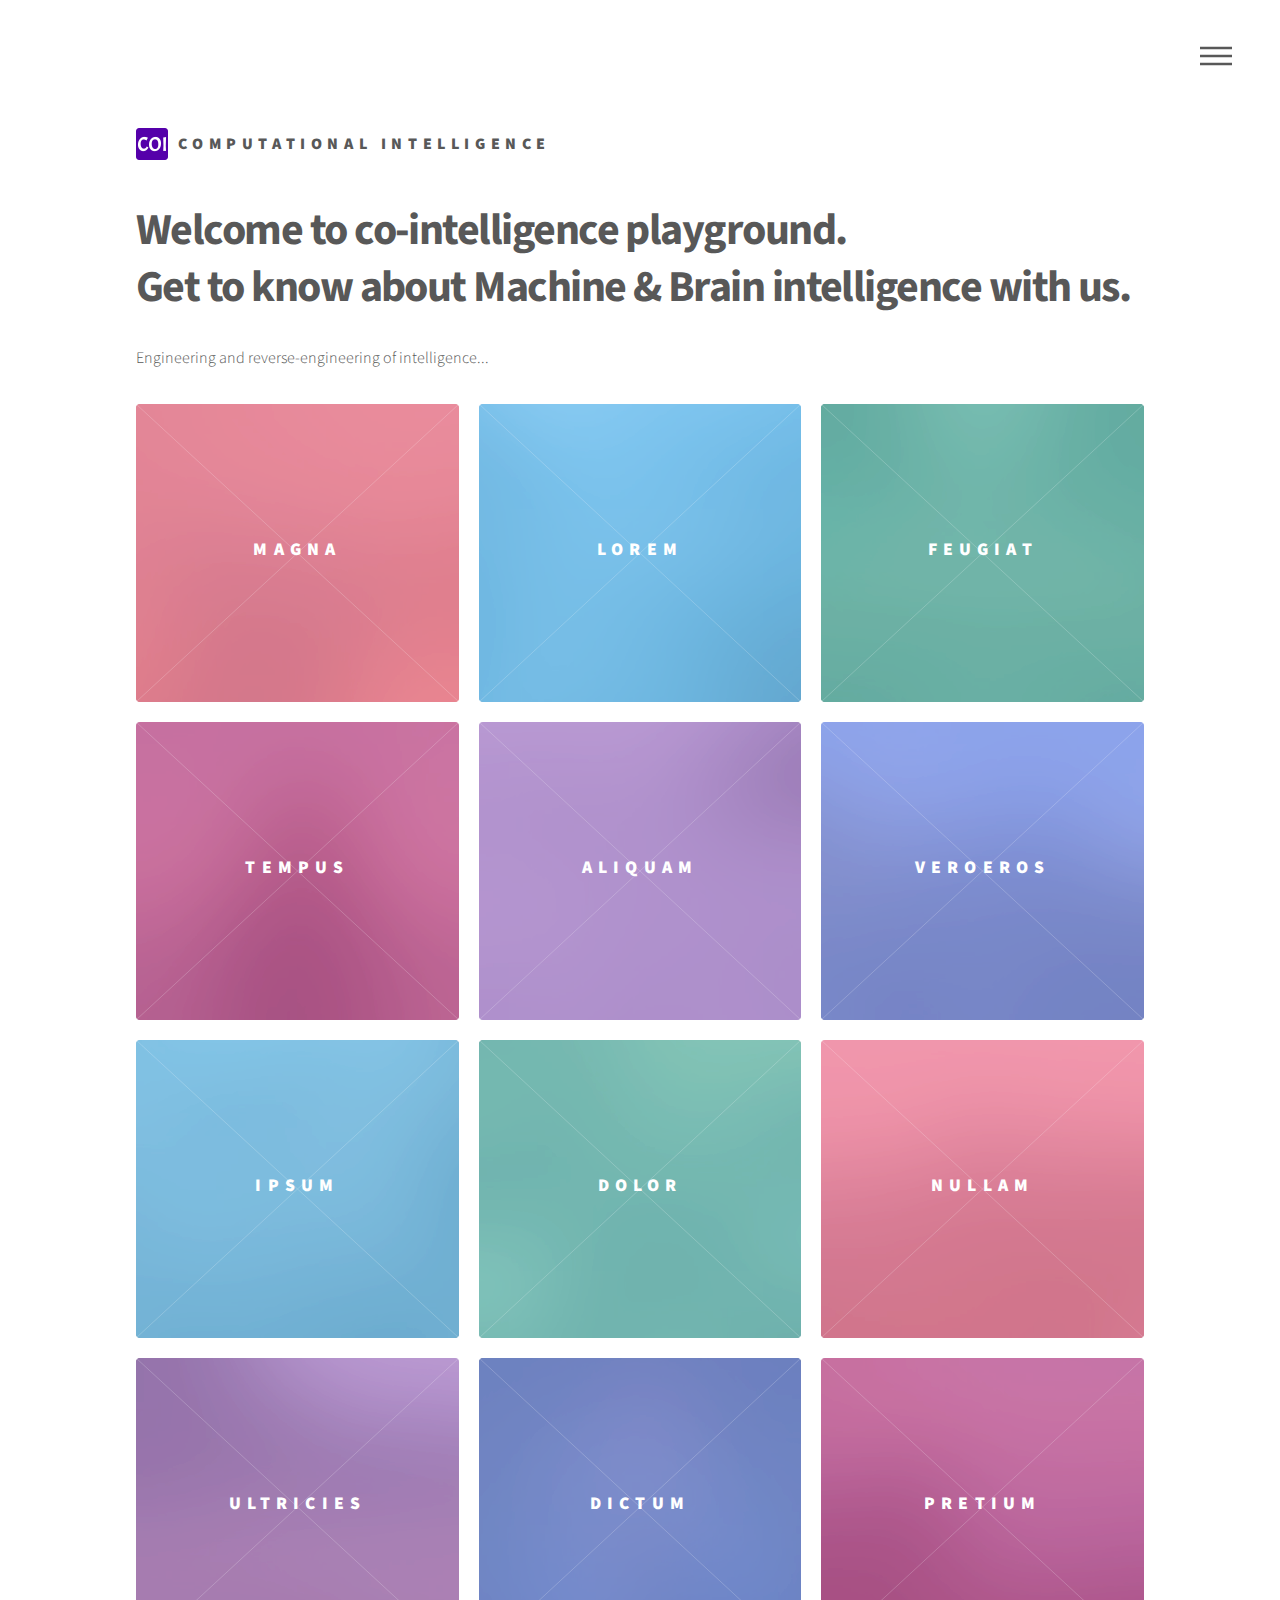
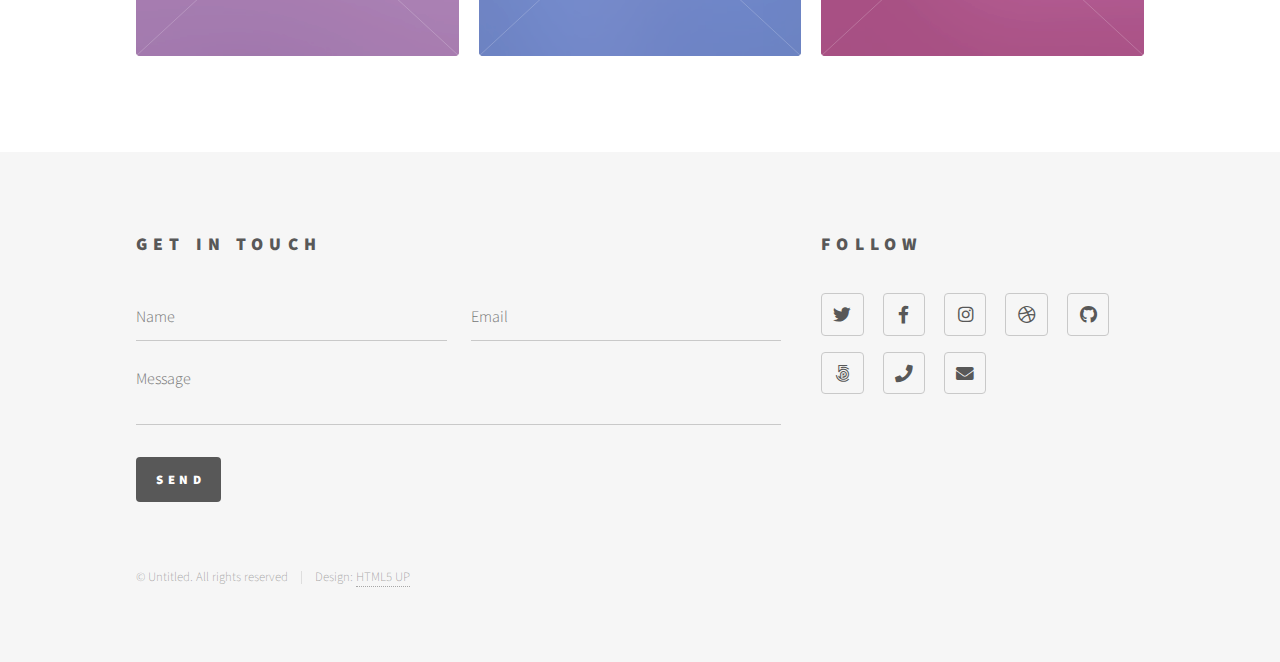
<file: index.html>
<!DOCTYPE HTML>
<!--
	Phantom by HTML5 UP
	html5up.net | @ajlkn
	Free for personal and commercial use under the CCA 3.0 license (html5up.net/license)
-->
<html>
	<head>
    <link rel="icon" type="image/png" sizes="512x512" href="images/favi.jpg">
		<title>Co-Intelligence</title>
		<meta charset="utf-8" />
		<meta name="viewport" content="width=device-width, initial-scale=1, user-scalable=no" />
		<link rel="stylesheet" href="assets/css/main.css" />
		<noscript><link rel="stylesheet" href="assets/css/noscript.css" /></noscript>
	</head>

	<body class="is-preload">
		<!-- Wrapper -->
			<div id="wrapper">

				<!-- Header -->
					<header id="header">
						<div class="inner">

							<!-- Logo -->
								<a href="index.html" class="logo">
									<span class="symbol"><img src="images/favicon.png" alt="" /></span><span class="title">Computational Intelligence</span>
								</a>

							<!-- Nav -->
								<nav>
									<ul>
										<li><a href="#menu">Menu</a></li>
									</ul>
								</nav>

						</div>
					</header>

				<!-- Menu -->
					<nav id="menu">
						<h2>Menu</h2>
						<ul>
							<li><a href="index.html">Home</a></li>
							<li><a href="assets/html/AI_history.html">Artificial Intelligence</a></li>
							<li><a href="generic.html">Computational Cognitive Science</a></li>
							<li><a href="generic.html">Computational Neuroscience</a></li>
							<li><a href="elements.html">Computational Behaviroal Science</a></li>
						</ul>
					</nav>

				<!-- Main -->
					<div id="main">
						<div class="inner">
							<header>
								<h1>Welcome to co-intelligence playground. </br> Get to know about Machine & Brain intelligence with us.</h1>
								<p>Engineering and reverse-engineering of intelligence...</p>
							</header>
							<section class="tiles">
								<article class="style1">
									<span class="image">
										<img src="images/pic01.jpg" alt="" />
									</span>
									<a href="generic.html">
										<h2>Magna</h2>
										<div class="content">
											<p>Sed nisl arcu euismod sit amet nisi lorem etiam dolor veroeros et feugiat.</p>
										</div>
									</a>
								</article>
								<article class="style2">
									<span class="image">
										<img src="images/pic02.jpg" alt="" />
									</span>
									<a href="generic.html">
										<h2>Lorem</h2>
										<div class="content">
											<p>Sed nisl arcu euismod sit amet nisi lorem etiam dolor veroeros et feugiat.</p>
										</div>
									</a>
								</article>
								<article class="style3">
									<span class="image">
										<img src="images/pic03.jpg" alt="" />
									</span>
									<a href="generic.html">
										<h2>Feugiat</h2>
										<div class="content">
											<p>Sed nisl arcu euismod sit amet nisi lorem etiam dolor veroeros et feugiat.</p>
										</div>
									</a>
								</article>
								<article class="style4">
									<span class="image">
										<img src="images/pic04.jpg" alt="" />
									</span>
									<a href="generic.html">
										<h2>Tempus</h2>
										<div class="content">
											<p>Sed nisl arcu euismod sit amet nisi lorem etiam dolor veroeros et feugiat.</p>
										</div>
									</a>
								</article>
								<article class="style5">
									<span class="image">
										<img src="images/pic05.jpg" alt="" />
									</span>
									<a href="generic.html">
										<h2>Aliquam</h2>
										<div class="content">
											<p>Sed nisl arcu euismod sit amet nisi lorem etiam dolor veroeros et feugiat.</p>
										</div>
									</a>
								</article>
								<article class="style6">
									<span class="image">
										<img src="images/pic06.jpg" alt="" />
									</span>
									<a href="generic.html">
										<h2>Veroeros</h2>
										<div class="content">
											<p>Sed nisl arcu euismod sit amet nisi lorem etiam dolor veroeros et feugiat.</p>
										</div>
									</a>
								</article>
								<article class="style2">
									<span class="image">
										<img src="images/pic07.jpg" alt="" />
									</span>
									<a href="generic.html">
										<h2>Ipsum</h2>
										<div class="content">
											<p>Sed nisl arcu euismod sit amet nisi lorem etiam dolor veroeros et feugiat.</p>
										</div>
									</a>
								</article>
								<article class="style3">
									<span class="image">
										<img src="images/pic08.jpg" alt="" />
									</span>
									<a href="generic.html">
										<h2>Dolor</h2>
										<div class="content">
											<p>Sed nisl arcu euismod sit amet nisi lorem etiam dolor veroeros et feugiat.</p>
										</div>
									</a>
								</article>
								<article class="style1">
									<span class="image">
										<img src="images/pic09.jpg" alt="" />
									</span>
									<a href="generic.html">
										<h2>Nullam</h2>
										<div class="content">
											<p>Sed nisl arcu euismod sit amet nisi lorem etiam dolor veroeros et feugiat.</p>
										</div>
									</a>
								</article>
								<article class="style5">
									<span class="image">
										<img src="images/pic10.jpg" alt="" />
									</span>
									<a href="generic.html">
										<h2>Ultricies</h2>
										<div class="content">
											<p>Sed nisl arcu euismod sit amet nisi lorem etiam dolor veroeros et feugiat.</p>
										</div>
									</a>
								</article>
								<article class="style6">
									<span class="image">
										<img src="images/pic11.jpg" alt="" />
									</span>
									<a href="generic.html">
										<h2>Dictum</h2>
										<div class="content">
											<p>Sed nisl arcu euismod sit amet nisi lorem etiam dolor veroeros et feugiat.</p>
										</div>
									</a>
								</article>
								<article class="style4">
									<span class="image">
										<img src="images/pic12.jpg" alt="" />
									</span>
									<a href="generic.html">
										<h2>Pretium</h2>
										<div class="content">
											<p>Sed nisl arcu euismod sit amet nisi lorem etiam dolor veroeros et feugiat.</p>
										</div>
									</a>
								</article>
							</section>
						</div>
					</div>

				<!-- Footer -->
					<footer id="footer">
						<div class="inner">
							<section>
								<h2>Get in touch</h2>
								<form method="post" action="#">
									<div class="fields">
										<div class="field half">
											<input type="text" name="name" id="name" placeholder="Name" />
										</div>
										<div class="field half">
											<input type="email" name="email" id="email" placeholder="Email" />
										</div>
										<div class="field">
											<textarea name="message" id="message" placeholder="Message"></textarea>
										</div>
									</div>
									<ul class="actions">
										<li><input type="submit" value="Send" class="primary" /></li>
									</ul>
								</form>
							</section>
							<section>
								<h2>Follow</h2>
								<ul class="icons">
									<li><a href="#" class="icon brands style2 fa-twitter"><span class="label">Twitter</span></a></li>
									<li><a href="#" class="icon brands style2 fa-facebook-f"><span class="label">Facebook</span></a></li>
									<li><a href="#" class="icon brands style2 fa-instagram"><span class="label">Instagram</span></a></li>
									<li><a href="#" class="icon brands style2 fa-dribbble"><span class="label">Dribbble</span></a></li>
									<li><a href="#" class="icon brands style2 fa-github"><span class="label">GitHub</span></a></li>
									<li><a href="#" class="icon brands style2 fa-500px"><span class="label">500px</span></a></li>
									<li><a href="#" class="icon solid style2 fa-phone"><span class="label">Phone</span></a></li>
									<li><a href="#" class="icon solid style2 fa-envelope"><span class="label">Email</span></a></li>
								</ul>
							</section>
							<ul class="copyright">
								<li>&copy; Untitled. All rights reserved</li><li>Design: <a href="http://html5up.net">HTML5 UP</a></li>
							</ul>
						</div>
					</footer>

			</div>

		<!-- Scripts -->
			<script src="assets/js/jquery.min.js"></script>
			<script src="assets/js/browser.min.js"></script>
			<script src="assets/js/breakpoints.min.js"></script>
			<script src="assets/js/util.js"></script>
			<script src="assets/js/main.js"></script>

	</body>
</html>
</file>
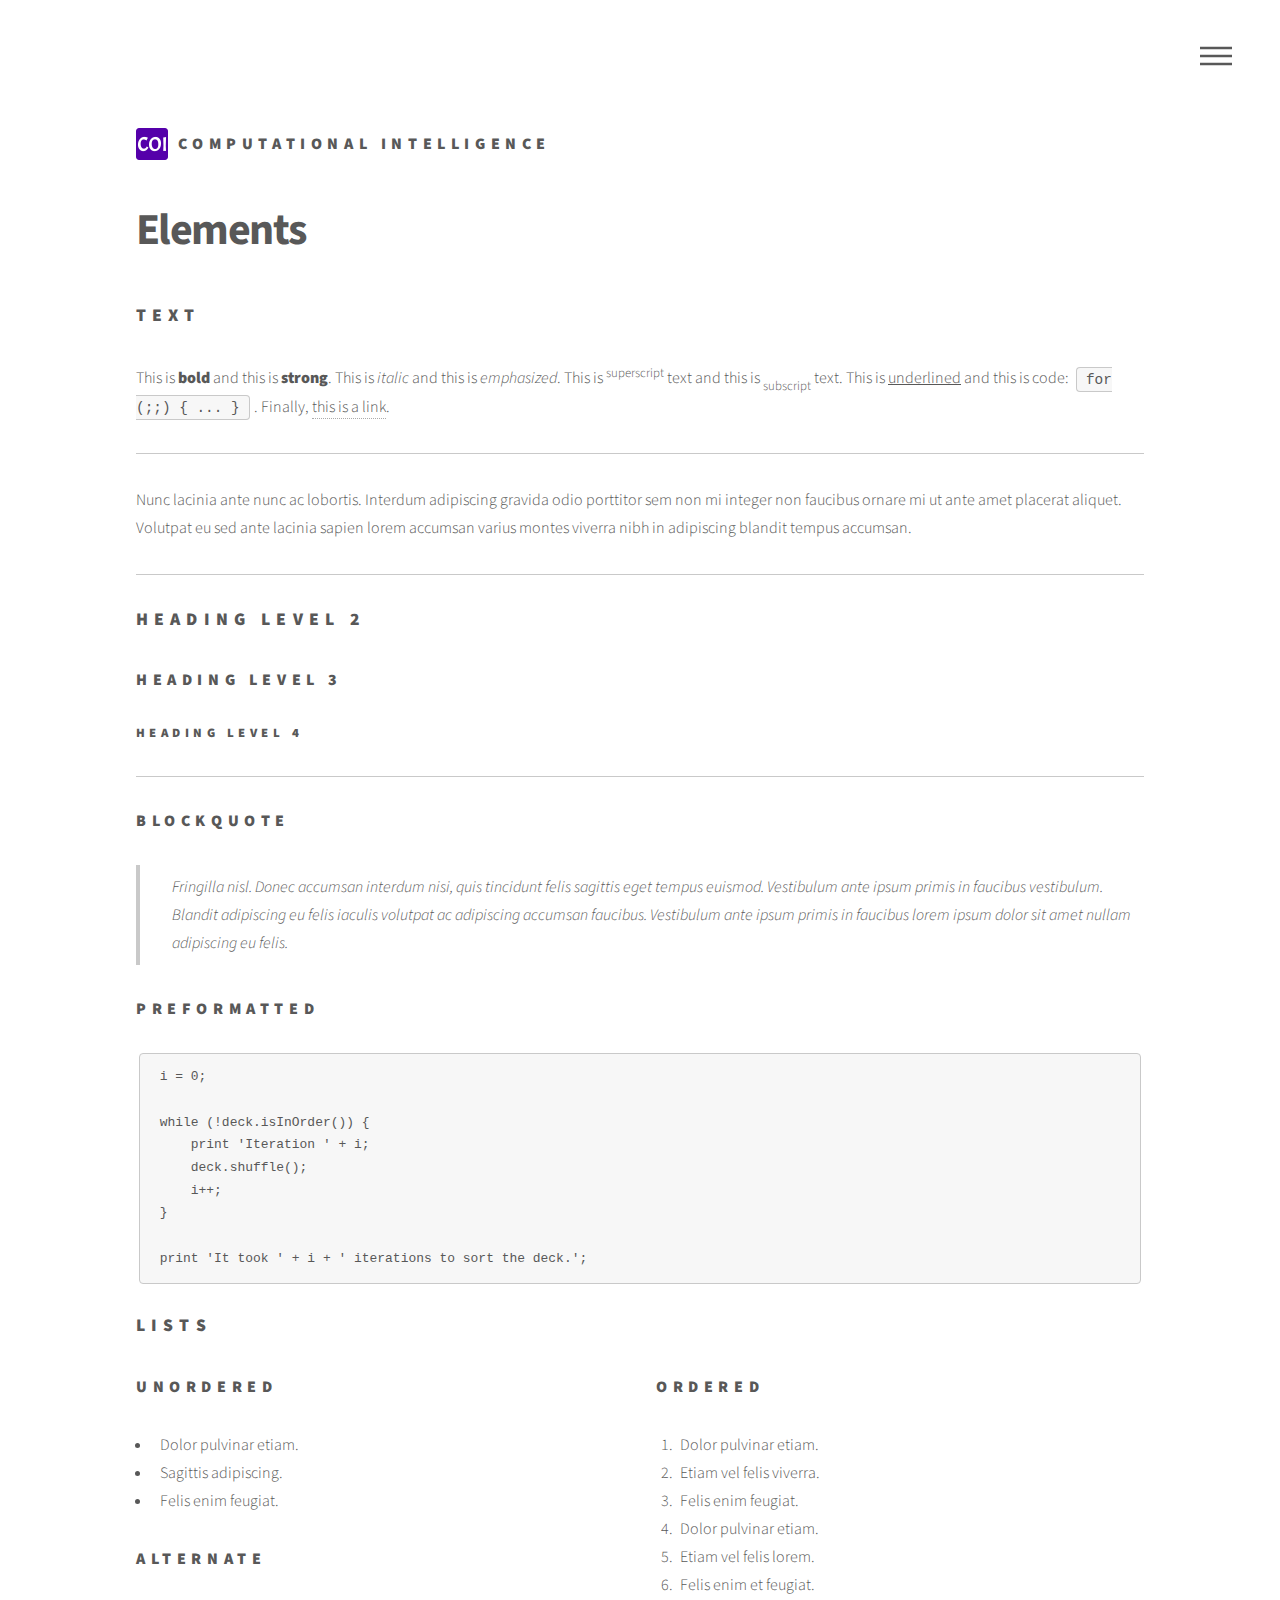
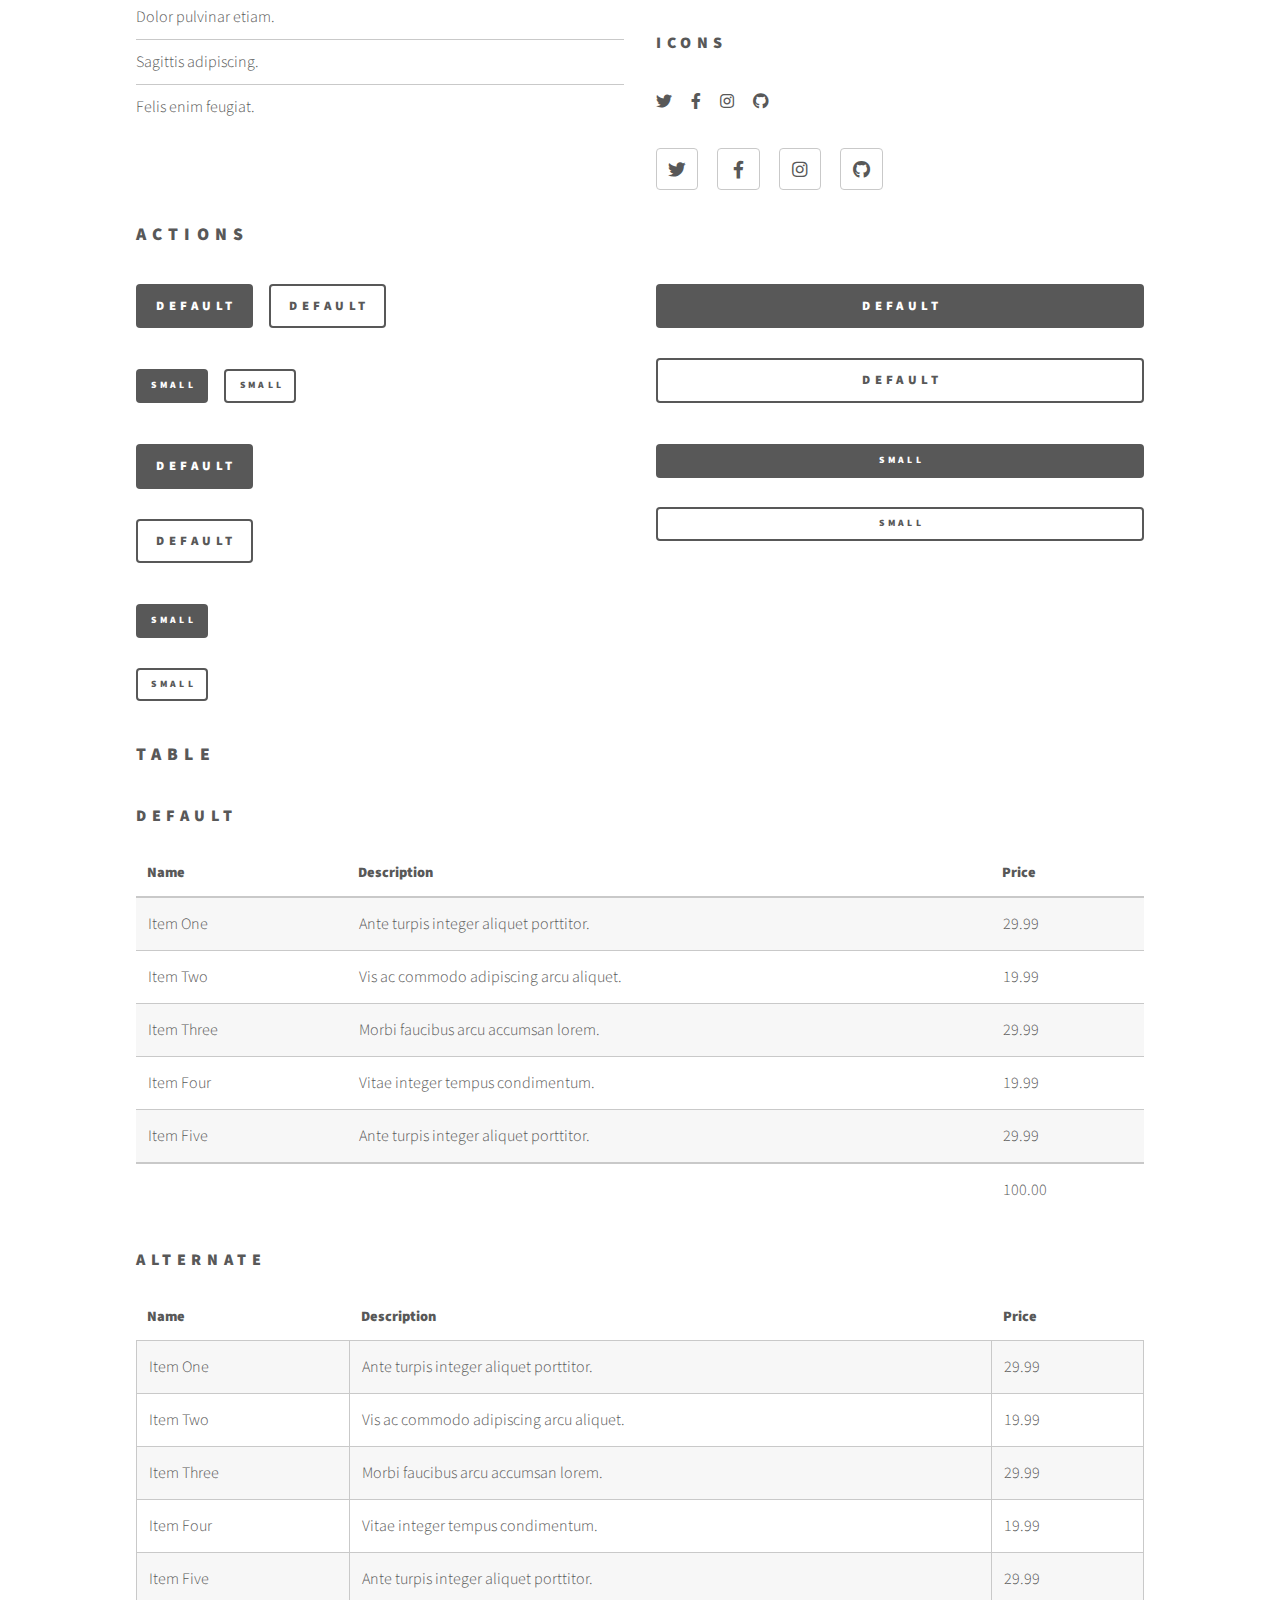
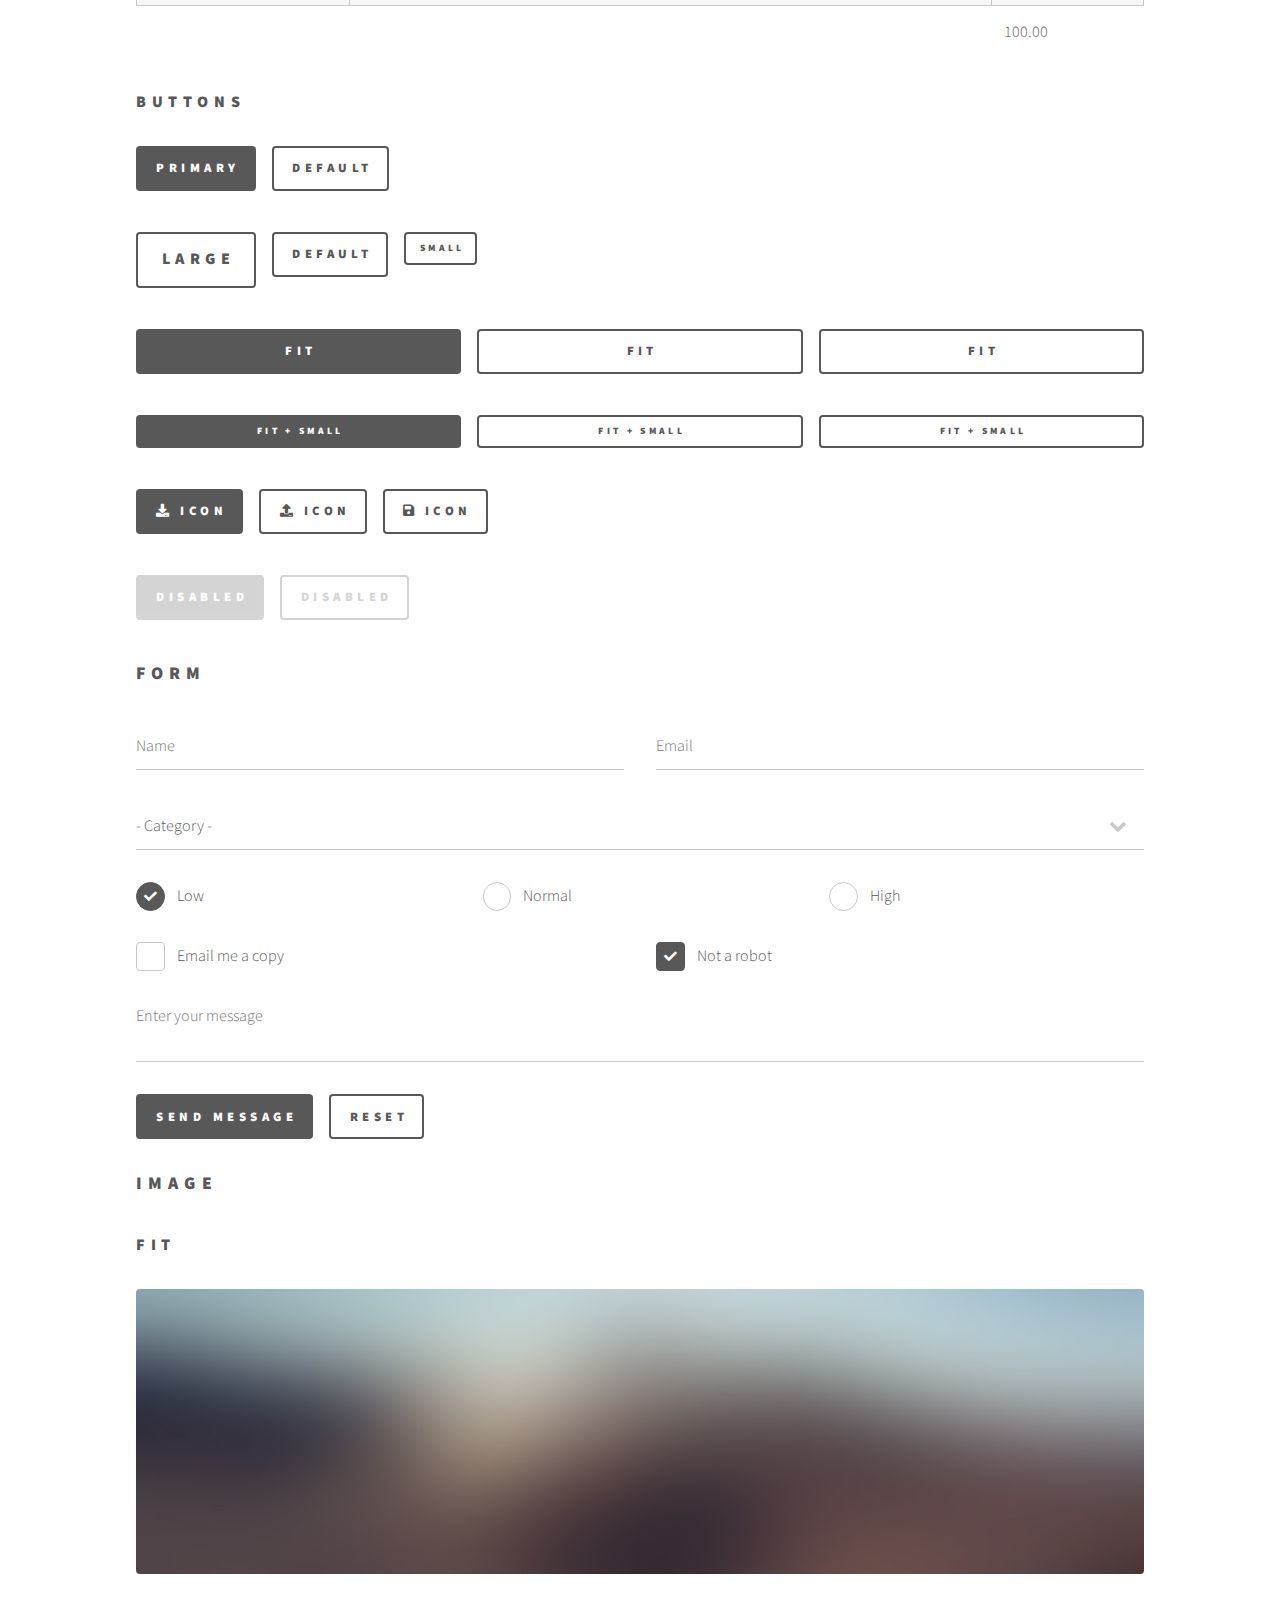
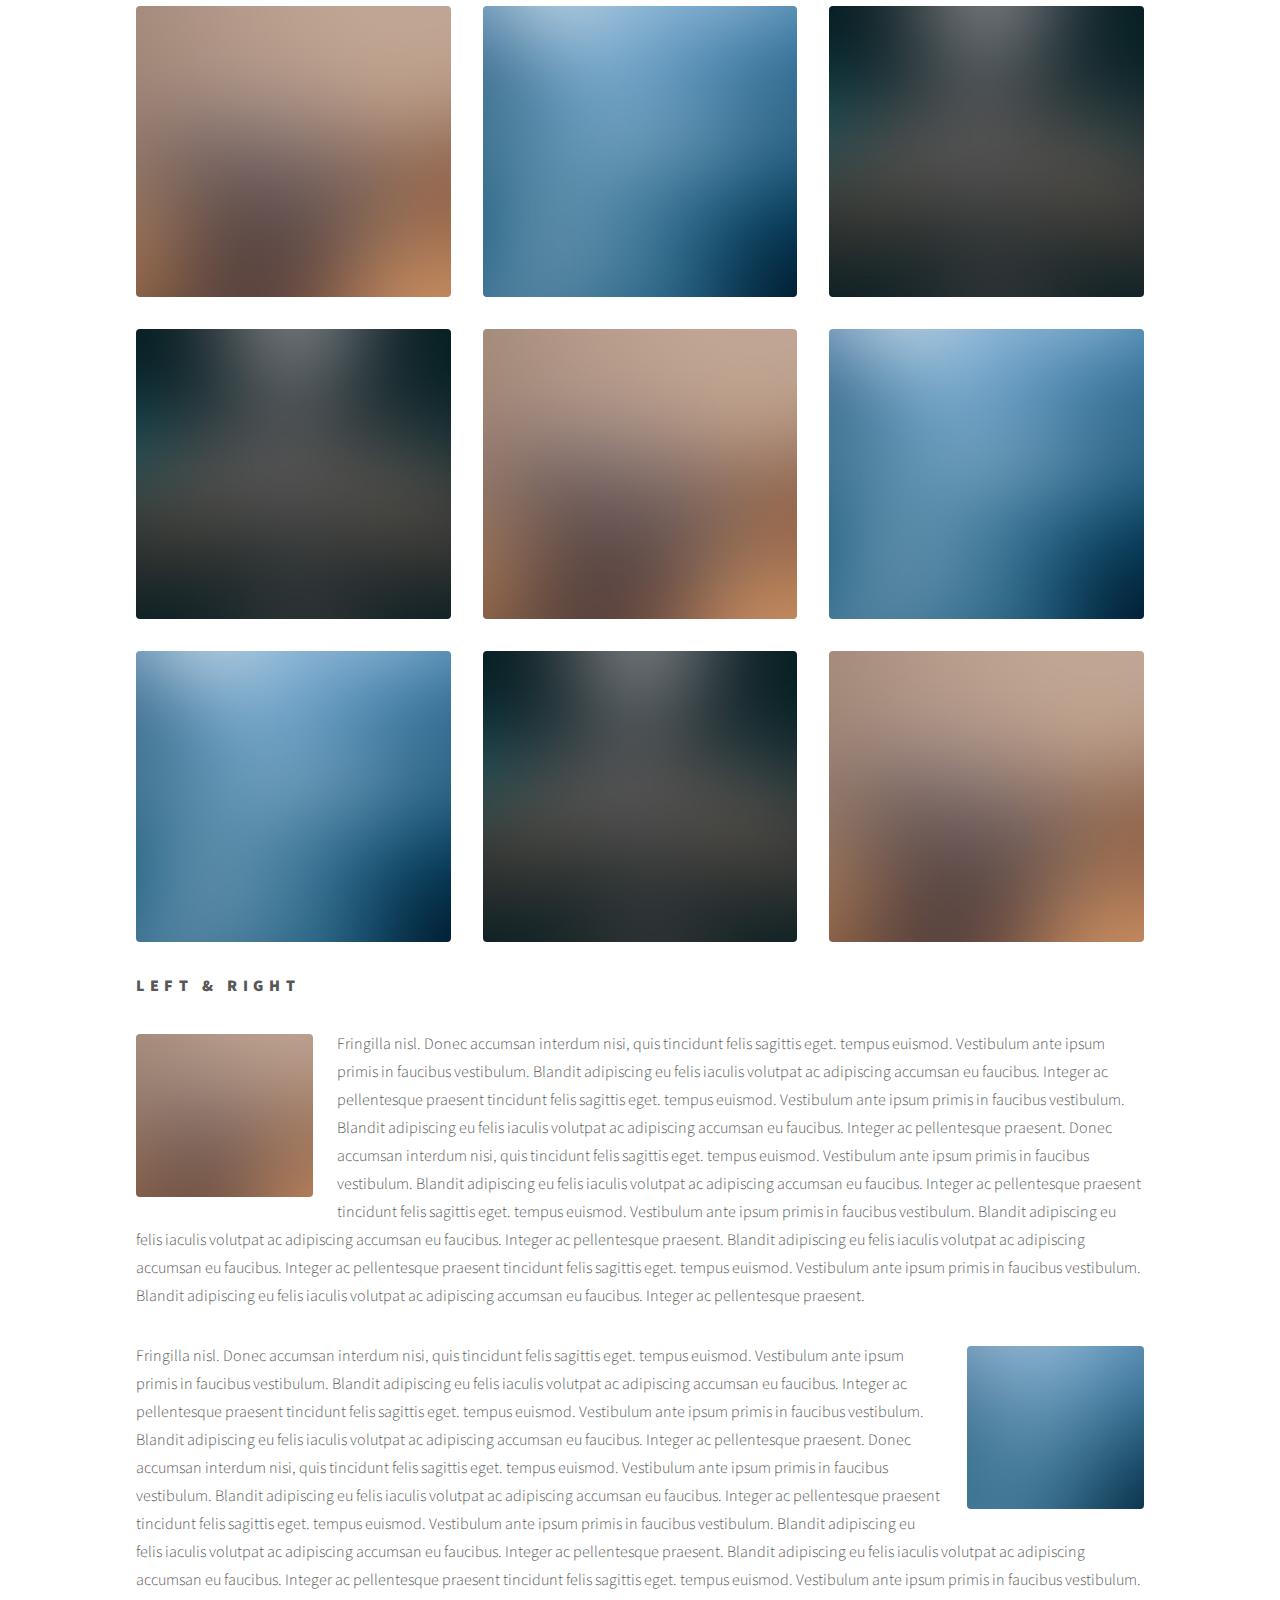
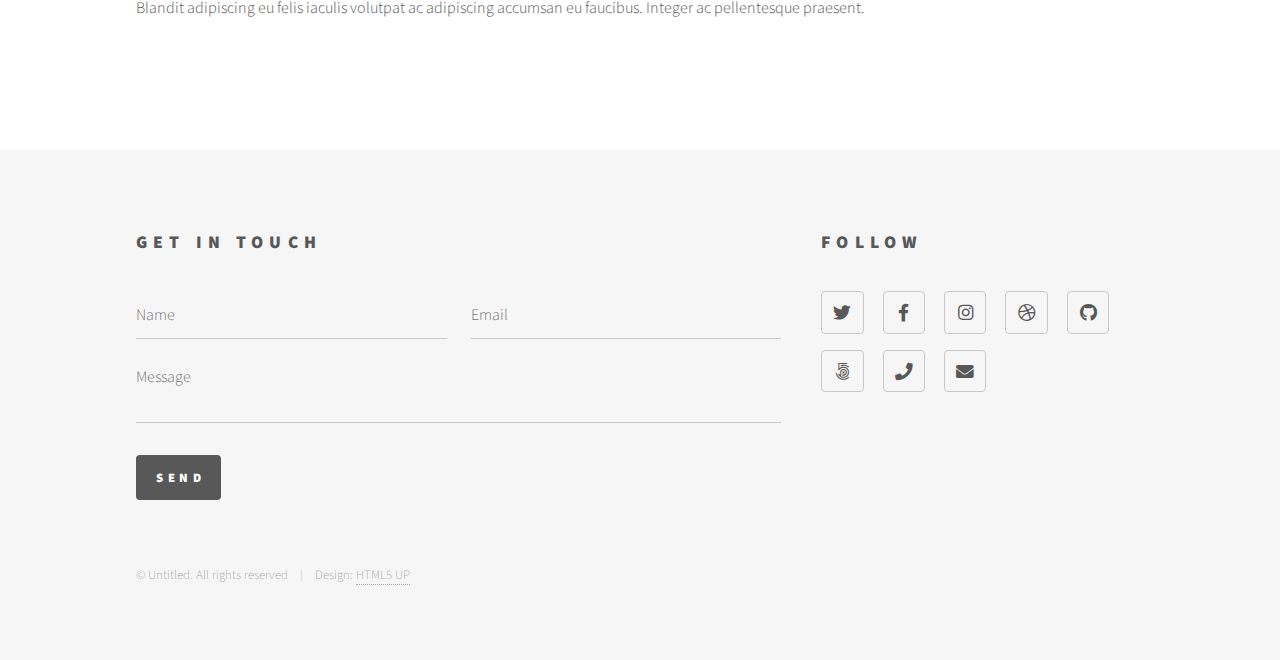
<file: elements.html>
<!DOCTYPE HTML>
<!--
	Phantom by HTML5 UP
	html5up.net | @ajlkn
	Free for personal and commercial use under the CCA 3.0 license (html5up.net/license)
-->
<html>
	<head>
		<title>Elements - Phantom by HTML5 UP</title>
		<meta charset="utf-8" />
		<meta name="viewport" content="width=device-width, initial-scale=1, user-scalable=no" />
		<link rel="stylesheet" href="assets/css/main.css" />
		<noscript><link rel="stylesheet" href="assets/css/noscript.css" /></noscript>
	</head>
	<body class="is-preload">
		<!-- Wrapper -->
			<div id="wrapper">

				<!-- Header -->
					<header id="header">
						<div class="inner">

							<!-- Logo -->
							<a href="index.html" class="logo">
								<span class="symbol"><img src="images/favicon.png" alt="" /></span><span class="title">Computational Intelligence</span>
							</a>

							<!-- Nav -->
								<nav>
									<ul>
										<li><a href="#menu">Menu</a></li>
									</ul>
								</nav>

						</div>
					</header>

				<!-- Menu -->
					<nav id="menu">
						<h2>Menu</h2>
						<ul>
							<li><a href="index.html">Home</a></li>
							<li><a href="generic.html">Ipsum veroeros</a></li>
							<li><a href="generic.html">Tempus etiam</a></li>
							<li><a href="generic.html">Consequat dolor</a></li>
							<li><a href="elements.html">Elements</a></li>
						</ul>
					</nav>

				<!-- Main -->
					<div id="main">
						<div class="inner">
							<h1>Elements</h1>

							<!-- Text -->
								<section>
									<h2>Text</h2>
									<p>This is <b>bold</b> and this is <strong>strong</strong>. This is <i>italic</i> and this is <em>emphasized</em>.
									This is <sup>superscript</sup> text and this is <sub>subscript</sub> text.
									This is <u>underlined</u> and this is code: <code>for (;;) { ... }</code>. Finally, <a href="#">this is a link</a>.</p>
									<hr />
									<p>Nunc lacinia ante nunc ac lobortis. Interdum adipiscing gravida odio porttitor sem non mi integer non faucibus ornare mi ut ante amet placerat aliquet. Volutpat eu sed ante lacinia sapien lorem accumsan varius montes viverra nibh in adipiscing blandit tempus accumsan.</p>
									<hr />
									<h2>Heading Level 2</h2>
									<h3>Heading Level 3</h3>
									<h4>Heading Level 4</h4>
									<hr />
									<h3>Blockquote</h3>
									<blockquote>Fringilla nisl. Donec accumsan interdum nisi, quis tincidunt felis sagittis eget tempus euismod. Vestibulum ante ipsum primis in faucibus vestibulum. Blandit adipiscing eu felis iaculis volutpat ac adipiscing accumsan faucibus. Vestibulum ante ipsum primis in faucibus lorem ipsum dolor sit amet nullam adipiscing eu felis.</blockquote>
									<h3>Preformatted</h3>
									<pre><code>i = 0;

while (!deck.isInOrder()) {
    print 'Iteration ' + i;
    deck.shuffle();
    i++;
}

print 'It took ' + i + ' iterations to sort the deck.';</code></pre>
								</section>

							<!-- Lists -->
								<section>
									<h2>Lists</h2>
									<div class="row">
										<div class="col-6 col-12-medium">
											<h3>Unordered</h3>
											<ul>
												<li>Dolor pulvinar etiam.</li>
												<li>Sagittis adipiscing.</li>
												<li>Felis enim feugiat.</li>
											</ul>
											<h3>Alternate</h3>
											<ul class="alt">
												<li>Dolor pulvinar etiam.</li>
												<li>Sagittis adipiscing.</li>
												<li>Felis enim feugiat.</li>
											</ul>
										</div>
										<div class="col-6 col-12-medium">
											<h3>Ordered</h3>
											<ol>
												<li>Dolor pulvinar etiam.</li>
												<li>Etiam vel felis viverra.</li>
												<li>Felis enim feugiat.</li>
												<li>Dolor pulvinar etiam.</li>
												<li>Etiam vel felis lorem.</li>
												<li>Felis enim et feugiat.</li>
											</ol>
											<h3>Icons</h3>
											<ul class="icons">
												<li><a href="#" class="icon brands style1 fa-twitter"><span class="label">Twitter</span></a></li>
												<li><a href="#" class="icon brands style1 fa-facebook-f"><span class="label">Facebook</span></a></li>
												<li><a href="#" class="icon brands style1 fa-instagram"><span class="label">Instagram</span></a></li>
												<li><a href="#" class="icon brands style1 fa-github"><span class="label">Github</span></a></li>
											</ul>
											<ul class="icons">
												<li><a href="#" class="icon brands style2 fa-twitter"><span class="label">Twitter</span></a></li>
												<li><a href="#" class="icon brands style2 fa-facebook-f"><span class="label">Facebook</span></a></li>
												<li><a href="#" class="icon brands style2 fa-instagram"><span class="label">Instagram</span></a></li>
												<li><a href="#" class="icon brands style2 fa-github"><span class="label">Github</span></a></li>
											</ul>
										</div>
									</div>
									<h2>Actions</h2>
									<div class="row">
										<div class="col-6 col-12-medium">
											<ul class="actions">
												<li><a href="#" class="button primary">Default</a></li>
												<li><a href="#" class="button">Default</a></li>
											</ul>
											<ul class="actions small">
												<li><a href="#" class="button primary small">Small</a></li>
												<li><a href="#" class="button small">Small</a></li>
											</ul>
											<ul class="actions stacked">
												<li><a href="#" class="button primary">Default</a></li>
												<li><a href="#" class="button">Default</a></li>
											</ul>
											<ul class="actions stacked">
												<li><a href="#" class="button primary small">Small</a></li>
												<li><a href="#" class="button small">Small</a></li>
											</ul>
										</div>
										<div class="col-6 col-12-medium">
											<ul class="actions stacked">
												<li><a href="#" class="button primary fit">Default</a></li>
												<li><a href="#" class="button fit">Default</a></li>
											</ul>
											<ul class="actions stacked">
												<li><a href="#" class="button primary small fit">Small</a></li>
												<li><a href="#" class="button small fit">Small</a></li>
											</ul>
										</div>
									</div>
								</section>

							<!-- Table -->
								<section>
									<h2>Table</h2>
									<h3>Default</h3>
									<div class="table-wrapper">
										<table>
											<thead>
												<tr>
													<th>Name</th>
													<th>Description</th>
													<th>Price</th>
												</tr>
											</thead>
											<tbody>
												<tr>
													<td>Item One</td>
													<td>Ante turpis integer aliquet porttitor.</td>
													<td>29.99</td>
												</tr>
												<tr>
													<td>Item Two</td>
													<td>Vis ac commodo adipiscing arcu aliquet.</td>
													<td>19.99</td>
												</tr>
												<tr>
													<td>Item Three</td>
													<td> Morbi faucibus arcu accumsan lorem.</td>
													<td>29.99</td>
												</tr>
												<tr>
													<td>Item Four</td>
													<td>Vitae integer tempus condimentum.</td>
													<td>19.99</td>
												</tr>
												<tr>
													<td>Item Five</td>
													<td>Ante turpis integer aliquet porttitor.</td>
													<td>29.99</td>
												</tr>
											</tbody>
											<tfoot>
												<tr>
													<td colspan="2"></td>
													<td>100.00</td>
												</tr>
											</tfoot>
										</table>
									</div>

									<h3>Alternate</h3>
									<div class="table-wrapper">
										<table class="alt">
											<thead>
												<tr>
													<th>Name</th>
													<th>Description</th>
													<th>Price</th>
												</tr>
											</thead>
											<tbody>
												<tr>
													<td>Item One</td>
													<td>Ante turpis integer aliquet porttitor.</td>
													<td>29.99</td>
												</tr>
												<tr>
													<td>Item Two</td>
													<td>Vis ac commodo adipiscing arcu aliquet.</td>
													<td>19.99</td>
												</tr>
												<tr>
													<td>Item Three</td>
													<td> Morbi faucibus arcu accumsan lorem.</td>
													<td>29.99</td>
												</tr>
												<tr>
													<td>Item Four</td>
													<td>Vitae integer tempus condimentum.</td>
													<td>19.99</td>
												</tr>
												<tr>
													<td>Item Five</td>
													<td>Ante turpis integer aliquet porttitor.</td>
													<td>29.99</td>
												</tr>
											</tbody>
											<tfoot>
												<tr>
													<td colspan="2"></td>
													<td>100.00</td>
												</tr>
											</tfoot>
										</table>
									</div>
								</section>

							<!-- Buttons -->
								<section>
									<h3>Buttons</h3>
									<ul class="actions">
										<li><a href="#" class="button primary">Primary</a></li>
										<li><a href="#" class="button">Default</a></li>
									</ul>
									<ul class="actions">
										<li><a href="#" class="button large">Large</a></li>
										<li><a href="#" class="button">Default</a></li>
										<li><a href="#" class="button small">Small</a></li>
									</ul>
									<ul class="actions fit">
										<li><a href="#" class="button primary fit">Fit</a></li>
										<li><a href="#" class="button fit">Fit</a></li>
										<li><a href="#" class="button fit">Fit</a></li>
									</ul>
									<ul class="actions fit small">
										<li><a href="#" class="button primary fit small">Fit + Small</a></li>
										<li><a href="#" class="button fit small">Fit + Small</a></li>
										<li><a href="#" class="button fit small">Fit + Small</a></li>
									</ul>
									<ul class="actions">
										<li><a href="#" class="button primary icon solid fa-download">Icon</a></li>
										<li><a href="#" class="button icon solid fa-upload">Icon</a></li>
										<li><a href="#" class="button icon solid fa-save">Icon</a></li>
									</ul>
									<ul class="actions">
										<li><span class="button primary disabled">Disabled</span></li>
										<li><span class="button disabled">Disabled</span></li>
									</ul>
								</section>

							<!-- Form -->
								<section>
									<h2>Form</h2>
									<form method="post" action="#">
										<div class="row gtr-uniform">
											<div class="col-6 col-12-xsmall">
												<input type="text" name="demo-name" id="demo-name" value="" placeholder="Name" />
											</div>
											<div class="col-6 col-12-xsmall">
												<input type="email" name="demo-email" id="demo-email" value="" placeholder="Email" />
											</div>
											<div class="col-12">
												<select name="demo-category" id="demo-category">
													<option value="">- Category -</option>
													<option value="1">Manufacturing</option>
													<option value="1">Shipping</option>
													<option value="1">Administration</option>
													<option value="1">Human Resources</option>
												</select>
											</div>
											<div class="col-4 col-12-small">
												<input type="radio" id="demo-priority-low" name="demo-priority" checked>
												<label for="demo-priority-low">Low</label>
											</div>
											<div class="col-4 col-12-small">
												<input type="radio" id="demo-priority-normal" name="demo-priority">
												<label for="demo-priority-normal">Normal</label>
											</div>
											<div class="col-4 col-12-small">
												<input type="radio" id="demo-priority-high" name="demo-priority">
												<label for="demo-priority-high">High</label>
											</div>
											<div class="col-6 col-12-small">
												<input type="checkbox" id="demo-copy" name="demo-copy">
												<label for="demo-copy">Email me a copy</label>
											</div>
											<div class="col-6 col-12-small">
												<input type="checkbox" id="demo-human" name="demo-human" checked>
												<label for="demo-human">Not a robot</label>
											</div>
											<div class="col-12">
												<textarea name="demo-message" id="demo-message" placeholder="Enter your message" rows="6"></textarea>
											</div>
											<div class="col-12">
												<ul class="actions">
													<li><input type="submit" value="Send Message" class="primary" /></li>
													<li><input type="reset" value="Reset" /></li>
												</ul>
											</div>
										</div>
									</form>
								</section>

							<!-- Image -->
								<section>
									<h2>Image</h2>
									<h3>Fit</h3>
									<div class="box alt">
										<div class="row gtr-uniform">
											<div class="col-12"><span class="image fit"><img src="images/pic13.jpg" alt="" /></span></div>
											<div class="col-4"><span class="image fit"><img src="images/pic01.jpg" alt="" /></span></div>
											<div class="col-4"><span class="image fit"><img src="images/pic02.jpg" alt="" /></span></div>
											<div class="col-4"><span class="image fit"><img src="images/pic03.jpg" alt="" /></span></div>
											<div class="col-4"><span class="image fit"><img src="images/pic03.jpg" alt="" /></span></div>
											<div class="col-4"><span class="image fit"><img src="images/pic01.jpg" alt="" /></span></div>
											<div class="col-4"><span class="image fit"><img src="images/pic02.jpg" alt="" /></span></div>
											<div class="col-4"><span class="image fit"><img src="images/pic02.jpg" alt="" /></span></div>
											<div class="col-4"><span class="image fit"><img src="images/pic03.jpg" alt="" /></span></div>
											<div class="col-4"><span class="image fit"><img src="images/pic01.jpg" alt="" /></span></div>
										</div>
									</div>
									<h3>Left &amp; Right</h3>
									<p><span class="image left"><img src="images/pic14.jpg" alt="" /></span>Fringilla nisl. Donec accumsan interdum nisi, quis tincidunt felis sagittis eget. tempus euismod. Vestibulum ante ipsum primis in faucibus vestibulum. Blandit adipiscing eu felis iaculis volutpat ac adipiscing accumsan eu faucibus. Integer ac pellentesque praesent tincidunt felis sagittis eget. tempus euismod. Vestibulum ante ipsum primis in faucibus vestibulum. Blandit adipiscing eu felis iaculis volutpat ac adipiscing accumsan eu faucibus. Integer ac pellentesque praesent. Donec accumsan interdum nisi, quis tincidunt felis sagittis eget. tempus euismod. Vestibulum ante ipsum primis in faucibus vestibulum. Blandit adipiscing eu felis iaculis volutpat ac adipiscing accumsan eu faucibus. Integer ac pellentesque praesent tincidunt felis sagittis eget. tempus euismod. Vestibulum ante ipsum primis in faucibus vestibulum. Blandit adipiscing eu felis iaculis volutpat ac adipiscing accumsan eu faucibus. Integer ac pellentesque praesent. Blandit adipiscing eu felis iaculis volutpat ac adipiscing accumsan eu faucibus. Integer ac pellentesque praesent tincidunt felis sagittis eget. tempus euismod. Vestibulum ante ipsum primis in faucibus vestibulum. Blandit adipiscing eu felis iaculis volutpat ac adipiscing accumsan eu faucibus. Integer ac pellentesque praesent.</p>
									<p><span class="image right"><img src="images/pic15.jpg" alt="" /></span>Fringilla nisl. Donec accumsan interdum nisi, quis tincidunt felis sagittis eget. tempus euismod. Vestibulum ante ipsum primis in faucibus vestibulum. Blandit adipiscing eu felis iaculis volutpat ac adipiscing accumsan eu faucibus. Integer ac pellentesque praesent tincidunt felis sagittis eget. tempus euismod. Vestibulum ante ipsum primis in faucibus vestibulum. Blandit adipiscing eu felis iaculis volutpat ac adipiscing accumsan eu faucibus. Integer ac pellentesque praesent. Donec accumsan interdum nisi, quis tincidunt felis sagittis eget. tempus euismod. Vestibulum ante ipsum primis in faucibus vestibulum. Blandit adipiscing eu felis iaculis volutpat ac adipiscing accumsan eu faucibus. Integer ac pellentesque praesent tincidunt felis sagittis eget. tempus euismod. Vestibulum ante ipsum primis in faucibus vestibulum. Blandit adipiscing eu felis iaculis volutpat ac adipiscing accumsan eu faucibus. Integer ac pellentesque praesent. Blandit adipiscing eu felis iaculis volutpat ac adipiscing accumsan eu faucibus. Integer ac pellentesque praesent tincidunt felis sagittis eget. tempus euismod. Vestibulum ante ipsum primis in faucibus vestibulum. Blandit adipiscing eu felis iaculis volutpat ac adipiscing accumsan eu faucibus. Integer ac pellentesque praesent.</p>
								</section>

						</div>
					</div>

				<!-- Footer -->
					<footer id="footer">
						<div class="inner">
							<section>
								<h2>Get in touch</h2>
								<form method="post" action="#">
									<div class="fields">
										<div class="field half">
											<input type="text" name="name" id="name" placeholder="Name" />
										</div>
										<div class="field half">
											<input type="email" name="email" id="email" placeholder="Email" />
										</div>
										<div class="field">
											<textarea name="message" id="message" placeholder="Message"></textarea>
										</div>
									</div>
									<ul class="actions">
										<li><input type="submit" value="Send" class="primary" /></li>
									</ul>
								</form>
							</section>
							<section>
								<h2>Follow</h2>
								<ul class="icons">
									<li><a href="#" class="icon brands style2 fa-twitter"><span class="label">Twitter</span></a></li>
									<li><a href="#" class="icon brands style2 fa-facebook-f"><span class="label">Facebook</span></a></li>
									<li><a href="#" class="icon brands style2 fa-instagram"><span class="label">Instagram</span></a></li>
									<li><a href="#" class="icon brands style2 fa-dribbble"><span class="label">Dribbble</span></a></li>
									<li><a href="#" class="icon brands style2 fa-github"><span class="label">GitHub</span></a></li>
									<li><a href="#" class="icon brands style2 fa-500px"><span class="label">500px</span></a></li>
									<li><a href="#" class="icon solid style2 fa-phone"><span class="label">Phone</span></a></li>
									<li><a href="#" class="icon solid style2 fa-envelope"><span class="label">Email</span></a></li>
								</ul>
							</section>
							<ul class="copyright">
								<li>&copy; Untitled. All rights reserved</li><li>Design: <a href="http://html5up.net">HTML5 UP</a></li>
							</ul>
						</div>
					</footer>

			</div>

		<!-- Scripts -->
			<script src="assets/js/jquery.min.js"></script>
			<script src="assets/js/browser.min.js"></script>
			<script src="assets/js/breakpoints.min.js"></script>
			<script src="assets/js/util.js"></script>
			<script src="assets/js/main.js"></script>

	</body>
</html>
</file>
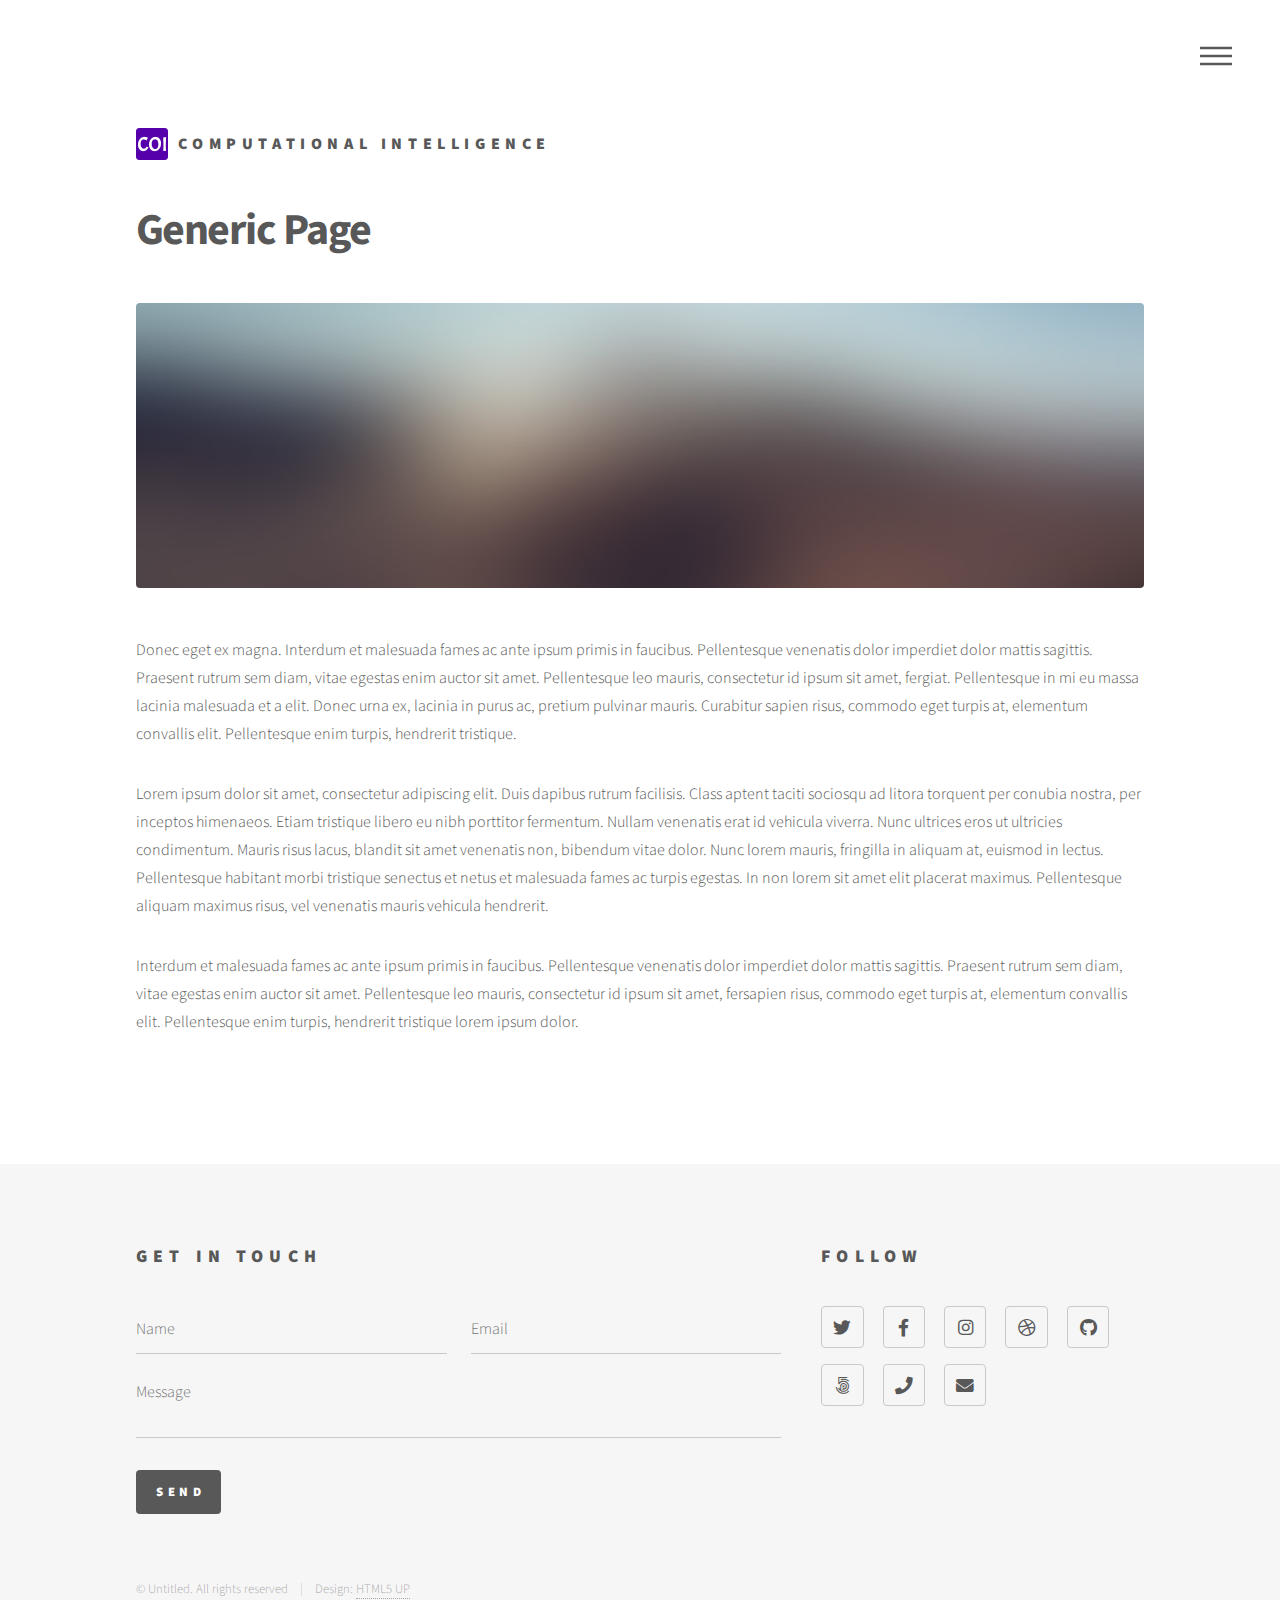
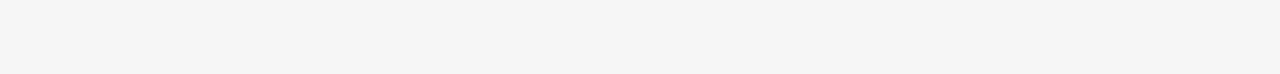
<file: generic.html>
<!DOCTYPE HTML>
<!--
	Phantom by HTML5 UP
	html5up.net | @ajlkn
	Free for personal and commercial use under the CCA 3.0 license (html5up.net/license)
-->
<html>
	<head>
		<title>Generic - Phantom by HTML5 UP</title>
		<meta charset="utf-8" />
		<meta name="viewport" content="width=device-width, initial-scale=1, user-scalable=no" />
		<link rel="stylesheet" href="assets/css/main.css" />
		<noscript><link rel="stylesheet" href="assets/css/noscript.css" /></noscript>
	</head>
	<body class="is-preload">
		<!-- Wrapper -->
			<div id="wrapper">

				<!-- Header -->
					<header id="header">
						<div class="inner">

							<!-- Logo -->
							<a href="index.html" class="logo">
								<span class="symbol"><img src="images/favicon.png" alt="" /></span><span class="title">Computational Intelligence</span>
							</a>

							<!-- Nav -->
								<nav>
									<ul>
										<li><a href="#menu">Menu</a></li>
									</ul>
								</nav>

						</div>
					</header>

				<!-- Menu -->
					<nav id="menu">
						<h2>Menu</h2>
						<ul>
							<li><a href="index.html">Home</a></li>
							<li><a href="generic.html">Ipsum veroeros</a></li>
							<li><a href="generic.html">Tempus etiam</a></li>
							<li><a href="generic.html">Consequat dolor</a></li>
							<li><a href="elements.html">Elements</a></li>
						</ul>
					</nav>

				<!-- Main -->
					<div id="main">
						<div class="inner">
							<h1>Generic Page</h1>
							<span class="image main"><img src="images/pic13.jpg" alt="" /></span>
							<p>Donec eget ex magna. Interdum et malesuada fames ac ante ipsum primis in faucibus. Pellentesque venenatis dolor imperdiet dolor mattis sagittis. Praesent rutrum sem diam, vitae egestas enim auctor sit amet. Pellentesque leo mauris, consectetur id ipsum sit amet, fergiat. Pellentesque in mi eu massa lacinia malesuada et a elit. Donec urna ex, lacinia in purus ac, pretium pulvinar mauris. Curabitur sapien risus, commodo eget turpis at, elementum convallis elit. Pellentesque enim turpis, hendrerit tristique.</p>
							<p>Lorem ipsum dolor sit amet, consectetur adipiscing elit. Duis dapibus rutrum facilisis. Class aptent taciti sociosqu ad litora torquent per conubia nostra, per inceptos himenaeos. Etiam tristique libero eu nibh porttitor fermentum. Nullam venenatis erat id vehicula viverra. Nunc ultrices eros ut ultricies condimentum. Mauris risus lacus, blandit sit amet venenatis non, bibendum vitae dolor. Nunc lorem mauris, fringilla in aliquam at, euismod in lectus. Pellentesque habitant morbi tristique senectus et netus et malesuada fames ac turpis egestas. In non lorem sit amet elit placerat maximus. Pellentesque aliquam maximus risus, vel venenatis mauris vehicula hendrerit.</p>
							<p>Interdum et malesuada fames ac ante ipsum primis in faucibus. Pellentesque venenatis dolor imperdiet dolor mattis sagittis. Praesent rutrum sem diam, vitae egestas enim auctor sit amet. Pellentesque leo mauris, consectetur id ipsum sit amet, fersapien risus, commodo eget turpis at, elementum convallis elit. Pellentesque enim turpis, hendrerit tristique lorem ipsum dolor.</p>
						</div>
					</div>

				<!-- Footer -->
					<footer id="footer">
						<div class="inner">
							<section>
								<h2>Get in touch</h2>
								<form method="post" action="#">
									<div class="fields">
										<div class="field half">
											<input type="text" name="name" id="name" placeholder="Name" />
										</div>
										<div class="field half">
											<input type="email" name="email" id="email" placeholder="Email" />
										</div>
										<div class="field">
											<textarea name="message" id="message" placeholder="Message"></textarea>
										</div>
									</div>
									<ul class="actions">
										<li><input type="submit" value="Send" class="primary" /></li>
									</ul>
								</form>
							</section>
							<section>
								<h2>Follow</h2>
								<ul class="icons">
									<li><a href="#" class="icon brands style2 fa-twitter"><span class="label">Twitter</span></a></li>
									<li><a href="#" class="icon brands style2 fa-facebook-f"><span class="label">Facebook</span></a></li>
									<li><a href="#" class="icon brands style2 fa-instagram"><span class="label">Instagram</span></a></li>
									<li><a href="#" class="icon brands style2 fa-dribbble"><span class="label">Dribbble</span></a></li>
									<li><a href="#" class="icon brands style2 fa-github"><span class="label">GitHub</span></a></li>
									<li><a href="#" class="icon brands style2 fa-500px"><span class="label">500px</span></a></li>
									<li><a href="#" class="icon solid style2 fa-phone"><span class="label">Phone</span></a></li>
									<li><a href="#" class="icon solid style2 fa-envelope"><span class="label">Email</span></a></li>
								</ul>
							</section>
							<ul class="copyright">
								<li>&copy; Untitled. All rights reserved</li><li>Design: <a href="http://html5up.net">HTML5 UP</a></li>
							</ul>
						</div>
					</footer>

			</div>

		<!-- Scripts -->
			<script src="assets/js/jquery.min.js"></script>
			<script src="assets/js/browser.min.js"></script>
			<script src="assets/js/breakpoints.min.js"></script>
			<script src="assets/js/util.js"></script>
			<script src="assets/js/main.js"></script>

	</body>
</html>
</file>
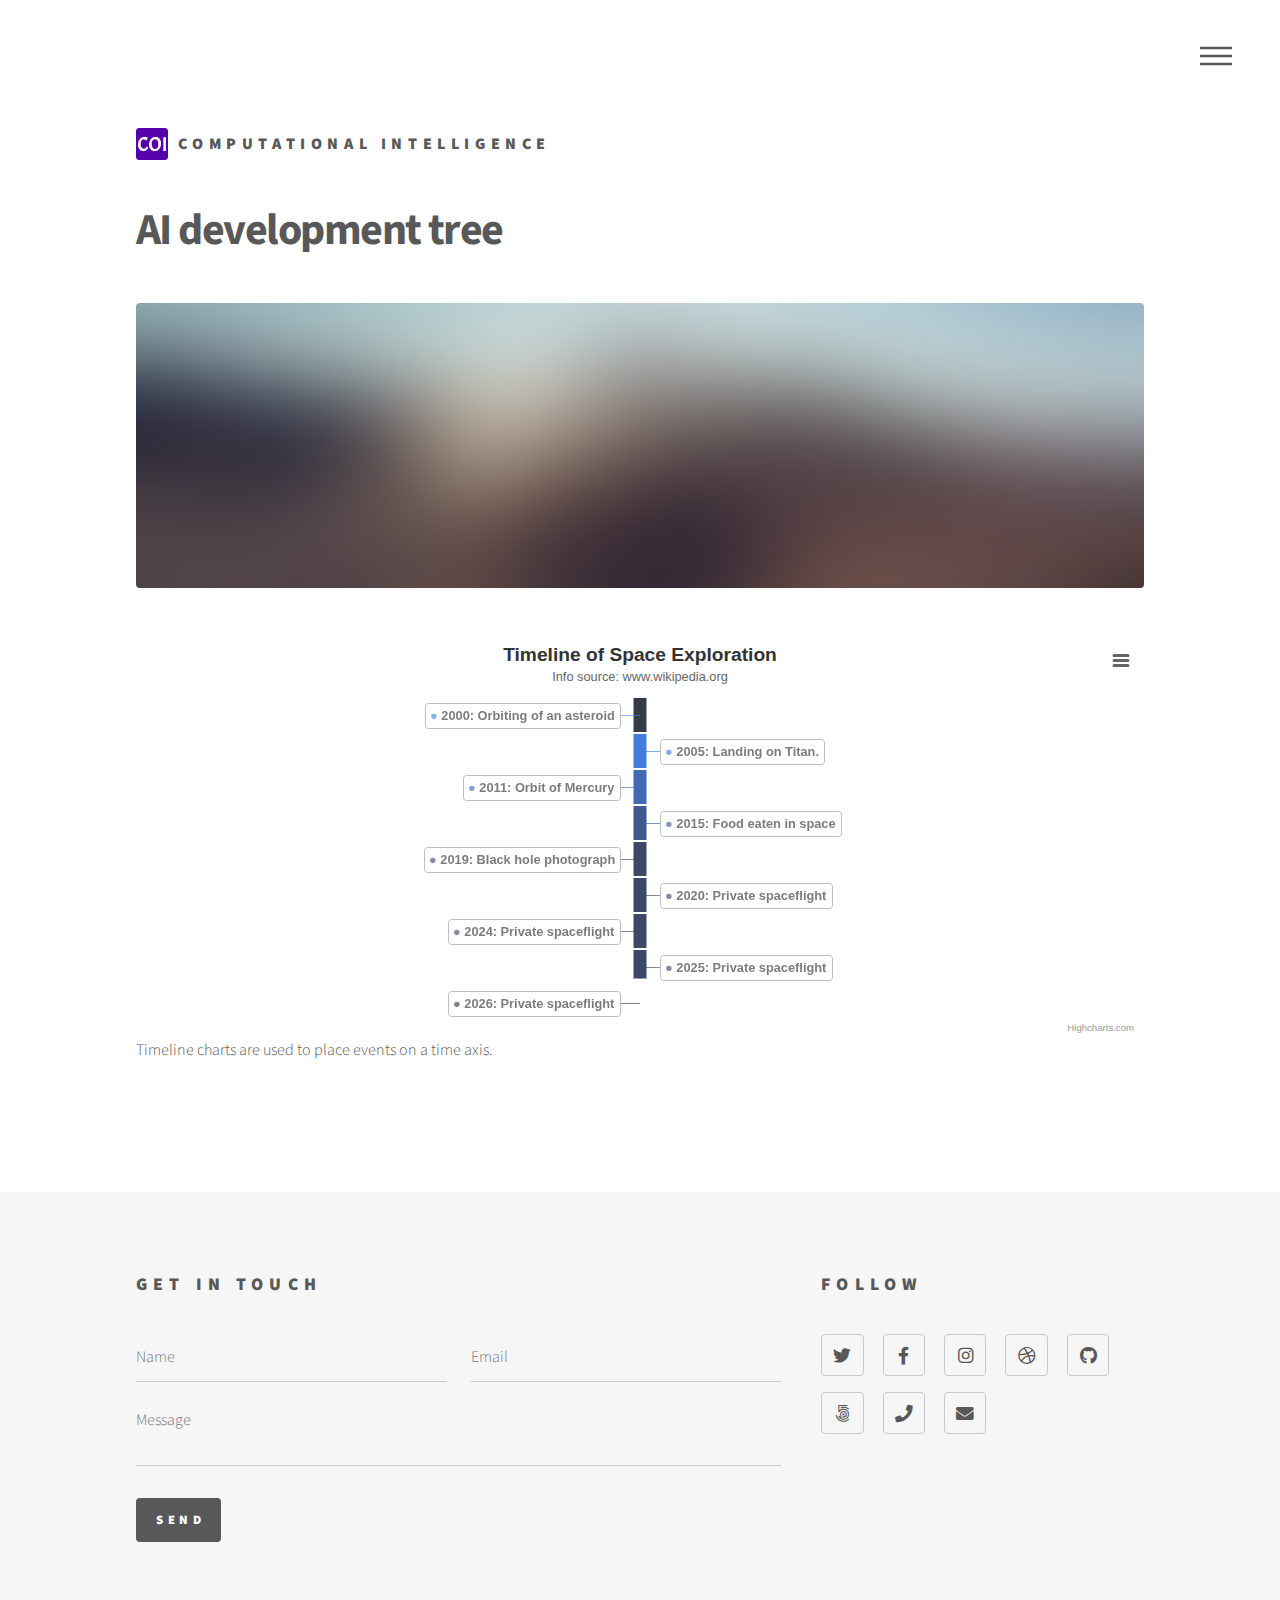
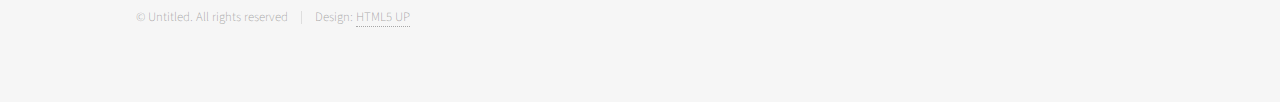
<file: assets/html/AI_history.html>
<!DOCTYPE HTML>
<!--
	Phantom by HTML5 UP
	html5up.net | @ajlkn
	Free for personal and commercial use under the CCA 3.0 license (html5up.net/license)
-->
<html>
	<head>
		<title>AI review</title>
		<link rel="icon" type="image/png" sizes="512x512" href="../../images/favi.jpg">
		<meta charset="utf-8" />
		<meta name="viewport" content="width=device-width, initial-scale=1, user-scalable=no" />
		<link rel="stylesheet" href="../css/main.css" />
		<link rel="stylesheet" href="../css/highchart.css" />
		<noscript><link rel="stylesheet" href="../css/noscript.css" /></noscript>
	</head>
	<body class="is-preload">

		<!-- import highchart -->
		<script src="../code/highcharts.js"></script>
		<script src="../code/modules/timeline.js"></script>
		<script src="../code/modules/exporting.js"></script>
		<script src="../code/modules/accessibility.js"></script>

		<!-- Wrapper -->
			<div id="wrapper">

				<!-- Header -->
					<header id="header">
						<div class="inner">

							<!-- Logo -->
							<a href="../../index.html" class="logo">
								<span class="symbol"><img src="../../images/favicon.png" alt="" /></span><span class="title">Computational Intelligence</span>
							</a>

							<!-- Nav -->
								<nav>
									<ul>
										<li><a href="#menu">Menu</a></li>
									</ul>
								</nav>

						</div>
					</header>

				<!-- Menu -->
					<nav id="menu">
						<h2>Menu</h2>
						<ul>
							<li><a href="../../index.html">Home</a></li>
							<li><a href="AI_history.html">Ipsum veroeros</a></li>
							<li><a href="AI_history.html">Tempus etiam</a></li>
							<li><a href="AI_history.html">Consequat dolor</a></li>
							<li><a href="AI_history.html">Elements</a></li>
						</ul>
					</nav>

				<!-- Main -->
					<div id="main">
						<div class="inner">
							<h1>AI development tree</h1>
							<span class="image main"><img src="../../images/pic13.jpg" alt="" /></span>
							
							<figure class="highcharts-figure">
								<div id="container"></div>
								<p class="highcharts-description">
									Timeline charts are used to place events on a time axis.
								</p>
							</figure>

						</div>
					</div>

				<!-- Footer -->
					<footer id="footer">
						<div class="inner">
							<section>
								<h2>Get in touch</h2>
								<form method="post" action="#">
									<div class="fields">
										<div class="field half">
											<input type="text" name="name" id="name" placeholder="Name" />
										</div>
										<div class="field half">
											<input type="email" name="email" id="email" placeholder="Email" />
										</div>
										<div class="field">
											<textarea name="message" id="message" placeholder="Message"></textarea>
										</div>
									</div>
									<ul class="actions">
										<li><input type="submit" value="Send" class="primary" /></li>
									</ul>
								</form>
							</section>
							<section>
								<h2>Follow</h2>
								<ul class="icons">
									<li><a href="#" class="icon brands style2 fa-twitter"><span class="label">Twitter</span></a></li>
									<li><a href="#" class="icon brands style2 fa-facebook-f"><span class="label">Facebook</span></a></li>
									<li><a href="#" class="icon brands style2 fa-instagram"><span class="label">Instagram</span></a></li>
									<li><a href="#" class="icon brands style2 fa-dribbble"><span class="label">Dribbble</span></a></li>
									<li><a href="#" class="icon brands style2 fa-github"><span class="label">GitHub</span></a></li>
									<li><a href="#" class="icon brands style2 fa-500px"><span class="label">500px</span></a></li>
									<li><a href="#" class="icon solid style2 fa-phone"><span class="label">Phone</span></a></li>
									<li><a href="#" class="icon solid style2 fa-envelope"><span class="label">Email</span></a></li>
								</ul>
							</section>
							<ul class="copyright">
								<li>&copy; Untitled. All rights reserved</li><li>Design: <a href="http://html5up.net">HTML5 UP</a></li>
							</ul>
						</div>
					</footer>

			</div>

		<!-- Scripts -->
			<script src="../js/jquery.min.js"></script>
			<script src="../js/browser.min.js"></script>
			<script src="../js/breakpoints.min.js"></script>
			<script src="../js/util.js"></script>
			<script src="../js/main.js"></script>

	<script type="text/javascript">
		Highcharts.chart('container', {
			chart: {
				type: 'timeline',
				inverted: true
			},
			accessibility: {
				screenReaderSection: {
					beforeChartFormat: '<h5>{chartTitle}</h5>' +
						'<div>{typeDescription}</div>' +
						'<div>{chartSubtitle}</div>' +
						'<div>{chartLongdesc}</div>' +
						'<div>{viewTableButton}</div>'
				},
				point: {
					valueDescriptionFormat: '{index}. {point.label}. ' +
						'{point.description}.'
				}
			},
			xAxis: {
				visible: false
			},
			yAxis: {
				visible: false
			},
			title: {
				text: 'Timeline of Space Exploration'
			},
			subtitle: {
				text: 'Info source: <a href="https://en.wikipedia.org/wiki/Timeline_of_space_exploration">www.wikipedia.org</a>'
			},
			colors: [
				'#4185F3',
				'#427CDD',
				'#406AB2',
				'#3E5A8E',
				'#3B4A68',
				'#3B4A68',
				'#3B4A68',
				'#3B4A68',
				'#363C46'
			],
			series: [{
				data: [{
					name: '<a href="../../index.html">2000: Orbiting of an asteroid</a>',
					description: '14 February 2000, first orbiting of an asteroid ' +
						'(433 Eros).'
				}, {
					name: '2005: Landing on Titan.',
					description: '14 January 2005, first soft landing on Titan also ' +
						'first soft landing in the outer Solar System.'
				}, {
					name: '2011: Orbit of Mercury',
					description: '18 March 2011, first spacecraft to orbit Mercury.'
				}, {
					name: '2015: Food eaten in space',
					description: '10 August 2015, first food grown in space and ' +
						'eaten (lettuce).'
				}, {
					name: '2019: Black hole photograph',
					description: '10 April 2019, first direct photograph of a black ' +
						'hole and its vicinity.'
				}, {
					name: '2020: Private spaceflight',
					description: '30 May 2020, first orbital human spaceflight ' +
						'launched by a private company (SpaceX).'
				}, {
					name: '2024: Private spaceflight',
					description: '30 May 2024, first orbital human spaceflight ' +
						'launched by a private company (SpaceX).'
				}, {
					name: '2025: Private spaceflight',
					description: '30 May 2025, first orbital human spaceflight ' +
						'launched by a private company (SpaceX).'
				}, {
					name: '2026: Private spaceflight',
					description: '30 May 2026, first orbital human spaceflight ' +
						'launched by a private company (SpaceX).'
				}]
			}]
		});
	</script>

	</body>
</html>
</file>
<file: assets/css/noscript.css>
/*
	Phantom by HTML5 UP
	html5up.net | @ajlkn
	Free for personal and commercial use under the CCA 3.0 license (html5up.net/license)
*/

/* Tiles */

	body.is-preload .tiles article {
		-moz-transform: none;
		-webkit-transform: none;
		-ms-transform: none;
		transform: none;
		opacity: 1;
	}
</file>
<file: assets/css/highchart.css>
.highcharts-strong {
    font-weight: bold;
}

.highcharts-figure,
.highcharts-data-table table {
    min-width: 320px;
    max-width: 2000px;
    margin: 1em auto;
}

.highcharts-data-table table {
    font-family: Verdana, sans-serif;
    border-collapse: collapse;
    border: 1px solid #ebebeb;
    margin: 10px auto;
    text-align: center;
    width: 100%;
    max-width: 500px;
}

.highcharts-data-table caption {
    padding: 1em 0;
    font-size: 1.2em;
    color: #555;
}

.highcharts-data-table th {
    font-weight: 600;
    padding: 0.5em;
}

.highcharts-data-table td,
.highcharts-data-table th,
.highcharts-data-table caption {
    padding: 0.5em;
}

.highcharts-data-table thead tr,
.highcharts-data-table tr:nth-child(even) {
    background: #f8f8f8;
}

.highcharts-data-table tr:hover {
    background: #f1f7ff;
}
</file>
<file: assets/css/main.css>
@import url(fontawesome-all.min.css);
@import url("https://fonts.googleapis.com/css?family=Source+Sans+Pro:300,700,900");

/*
	Phantom by HTML5 UP
	html5up.net | @ajlkn
	Free for personal and commercial use under the CCA 3.0 license (html5up.net/license)
*/

html, body, div, span, applet, object,
iframe, h1, h2, h3, h4, h5, h6, p, blockquote,
pre, a, abbr, acronym, address, big, cite,
code, del, dfn, em, img, ins, kbd, q, s, samp,
small, strike, strong, sub, sup, tt, var, b,
u, i, center, dl, dt, dd, ol, ul, li, fieldset,
form, label, legend, table, caption, tbody,
tfoot, thead, tr, th, td, article, aside,
canvas, details, embed, figure, figcaption,
footer, header, hgroup, menu, nav, output, ruby,
section, summary, time, mark, audio, video {
	margin: 0;
	padding: 0;
	border: 0;
	font-size: 100%;
	font: inherit;
	vertical-align: baseline;}

article, aside, details, figcaption, figure,
footer, header, hgroup, menu, nav, section {
	display: block;}

body {
	line-height: 1;
}

ol, ul {
	list-style: none;
}

blockquote, q {
	quotes: none;
}

	blockquote:before, blockquote:after, q:before, q:after {
		content: '';
		content: none;
	}

table {
	border-collapse: collapse;
	border-spacing: 0;
}

body {
	-webkit-text-size-adjust: none;
}

mark {
	background-color: transparent;
	color: inherit;
}

input::-moz-focus-inner {
	border: 0;
	padding: 0;
}

input, select, textarea {
	-moz-appearance: none;
	-webkit-appearance: none;
	-ms-appearance: none;
	appearance: none;
}

/* Basic */

	@-ms-viewport {
		width: device-width;
	}

	body {
		-ms-overflow-style: scrollbar;
	}

	@media screen and (max-width: 480px) {

		html, body {
			min-width: 320px;
		}

	}

	html {
		box-sizing: border-box;
	}

	*, *:before, *:after {
		box-sizing: inherit;
	}

	body {
		background: #ffffff;
	}

		body.is-preload *, body.is-preload *:before, body.is-preload *:after {
			-moz-animation: none !important;
			-webkit-animation: none !important;
			-ms-animation: none !important;
			animation: none !important;
			-moz-transition: none !important;
			-webkit-transition: none !important;
			-ms-transition: none !important;
			transition: none !important;
		}

/* Type */

	body, input, select, textarea {
		color: #585858;
		font-family: "Source Sans Pro", Helvetica, sans-serif;
		font-size: 16pt;
		font-weight: 300;
		line-height: 1.75;
	}

		@media screen and (max-width: 1680px) {

			body, input, select, textarea {
				font-size: 14pt;
			}

		}

		@media screen and (max-width: 1280px) {

			body, input, select, textarea {
				font-size: 12pt;
			}

		}

	a {
		-moz-transition: border-bottom-color 0.2s ease, color 0.2s ease;
		-webkit-transition: border-bottom-color 0.2s ease, color 0.2s ease;
		-ms-transition: border-bottom-color 0.2s ease, color 0.2s ease;
		transition: border-bottom-color 0.2s ease, color 0.2s ease;
		text-decoration: none;
		color: #585858;
		border-bottom: dotted 1px rgba(88, 88, 88, 0.5);
	}

		a:hover {
			border-bottom-color: transparent;
			color: #f2849e !important;
		}

	strong, b {
		font-weight: 900;
	}

	em, i {
		font-style: italic;
	}

	p {
		margin: 0 0 2em 0;
	}

	h1 {
		font-size: 2.75em;
		font-weight: 700;
		line-height: 1.3;
		margin: 0 0 1em 0;
		letter-spacing: -0.035em;
	}

		h1 a {
			color: inherit;
		}

		@media screen and (max-width: 736px) {

			h1 {
				font-size: 2em;
				margin: 0 0 1em 0;
			}

		}

		@media screen and (max-width: 360px) {

			h1 {
				font-size: 1.75em;
			}

		}

	h2, h3, h4, h5, h6 {
		font-weight: 900;
		line-height: 1.5;
		margin: 0 0 2em 0;
		text-transform: uppercase;
		letter-spacing: 0.35em;
	}

		h2 a, h3 a, h4 a, h5 a, h6 a {
			color: inherit;
		}

	h2 {
		font-size: 1.1em;
	}

	h3 {
		font-size: 1em;
	}

	h4 {
		font-size: 0.8em;
	}

	h5 {
		font-size: 0.8em;
	}

	h6 {
		font-size: 0.8em;
	}

	@media screen and (max-width: 980px) {

		h1 br, h2 br, h3 br, h4 br, h5 br, h6 br {
			display: none;
		}

	}

	@media screen and (max-width: 736px) {

		h2 {
			font-size: 1em;
		}

		h3 {
			font-size: 0.8em;
		}

	}

	sub {
		font-size: 0.8em;
		position: relative;
		top: 0.5em;
	}

	sup {
		font-size: 0.8em;
		position: relative;
		top: -0.5em;
	}

	blockquote {
		border-left: solid 4px #c9c9c9;
		font-style: italic;
		margin: 0 0 2em 0;
		padding: 0.5em 0 0.5em 2em;
	}

	code {
		background: rgba(144, 144, 144, 0.075);
		border-radius: 4px;
		border: solid 1px #c9c9c9;
		font-family: "Courier New", monospace;
		font-size: 0.9em;
		margin: 0 0.25em;
		padding: 0.25em 0.65em;
	}

	pre {
		-webkit-overflow-scrolling: touch;
		font-family: "Courier New", monospace;
		font-size: 0.9em;
		margin: 0 0 2em 0;
	}

		pre code {
			display: block;
			line-height: 1.75;
			padding: 1em 1.5em;
			overflow-x: auto;
		}

	hr {
		border: 0;
		border-bottom: solid 1px #c9c9c9;
		margin: 2em 0;
	}

		hr.major {
			margin: 3em 0;
		}

	.align-left {
		text-align: left;
	}

	.align-center {
		text-align: center;
	}

	.align-right {
		text-align: right;
	}

/* Row */

	.row {
		display: flex;
		flex-wrap: wrap;
		box-sizing: border-box;
		align-items: stretch;
	}

		.row > * {
			box-sizing: border-box;
		}

		.row.gtr-uniform > * > :last-child {
			margin-bottom: 0;
		}

		.row.aln-left {
			justify-content: flex-start;
		}

		.row.aln-center {
			justify-content: center;
		}

		.row.aln-right {
			justify-content: flex-end;
		}

		.row.aln-top {
			align-items: flex-start;
		}

		.row.aln-middle {
			align-items: center;
		}

		.row.aln-bottom {
			align-items: flex-end;
		}

		.row > .imp {
			order: -1;
		}

		.row > .col-1 {
			width: 8.33333%;
		}

		.row > .off-1 {
			margin-left: 8.33333%;
		}

		.row > .col-2 {
			width: 16.66667%;
		}

		.row > .off-2 {
			margin-left: 16.66667%;
		}

		.row > .col-3 {
			width: 25%;
		}

		.row > .off-3 {
			margin-left: 25%;
		}

		.row > .col-4 {
			width: 33.33333%;
		}

		.row > .off-4 {
			margin-left: 33.33333%;
		}

		.row > .col-5 {
			width: 41.66667%;
		}

		.row > .off-5 {
			margin-left: 41.66667%;
		}

		.row > .col-6 {
			width: 50%;
		}

		.row > .off-6 {
			margin-left: 50%;
		}

		.row > .col-7 {
			width: 58.33333%;
		}

		.row > .off-7 {
			margin-left: 58.33333%;
		}

		.row > .col-8 {
			width: 66.66667%;
		}

		.row > .off-8 {
			margin-left: 66.66667%;
		}

		.row > .col-9 {
			width: 75%;
		}

		.row > .off-9 {
			margin-left: 75%;
		}

		.row > .col-10 {
			width: 83.33333%;
		}

		.row > .off-10 {
			margin-left: 83.33333%;
		}

		.row > .col-11 {
			width: 91.66667%;
		}

		.row > .off-11 {
			margin-left: 91.66667%;
		}

		.row > .col-12 {
			width: 100%;
		}

		.row > .off-12 {
			margin-left: 100%;
		}

		.row.gtr-0 {
			margin-top: 0;
			margin-left: 0em;
		}

			.row.gtr-0 > * {
				padding: 0 0 0 0em;
			}

			.row.gtr-0.gtr-uniform {
				margin-top: 0em;
			}

				.row.gtr-0.gtr-uniform > * {
					padding-top: 0em;
				}

		.row.gtr-25 {
			margin-top: 0;
			margin-left: -0.5em;
		}

			.row.gtr-25 > * {
				padding: 0 0 0 0.5em;
			}

			.row.gtr-25.gtr-uniform {
				margin-top: -0.5em;
			}

				.row.gtr-25.gtr-uniform > * {
					padding-top: 0.5em;
				}

		.row.gtr-50 {
			margin-top: 0;
			margin-left: -1em;
		}

			.row.gtr-50 > * {
				padding: 0 0 0 1em;
			}

			.row.gtr-50.gtr-uniform {
				margin-top: -1em;
			}

				.row.gtr-50.gtr-uniform > * {
					padding-top: 1em;
				}

		.row {
			margin-top: 0;
			margin-left: -2em;
		}

			.row > * {
				padding: 0 0 0 2em;
			}

			.row.gtr-uniform {
				margin-top: -2em;
			}

				.row.gtr-uniform > * {
					padding-top: 2em;
				}

		.row.gtr-150 {
			margin-top: 0;
			margin-left: -3em;
		}

			.row.gtr-150 > * {
				padding: 0 0 0 3em;
			}

			.row.gtr-150.gtr-uniform {
				margin-top: -3em;
			}

				.row.gtr-150.gtr-uniform > * {
					padding-top: 3em;
				}

		.row.gtr-200 {
			margin-top: 0;
			margin-left: -4em;
		}

			.row.gtr-200 > * {
				padding: 0 0 0 4em;
			}

			.row.gtr-200.gtr-uniform {
				margin-top: -4em;
			}

				.row.gtr-200.gtr-uniform > * {
					padding-top: 4em;
				}

		@media screen and (max-width: 1680px) {

			.row {
				display: flex;
				flex-wrap: wrap;
				box-sizing: border-box;
				align-items: stretch;
			}

				.row > * {
					box-sizing: border-box;
				}

				.row.gtr-uniform > * > :last-child {
					margin-bottom: 0;
				}

				.row.aln-left {
					justify-content: flex-start;
				}

				.row.aln-center {
					justify-content: center;
				}

				.row.aln-right {
					justify-content: flex-end;
				}

				.row.aln-top {
					align-items: flex-start;
				}

				.row.aln-middle {
					align-items: center;
				}

				.row.aln-bottom {
					align-items: flex-end;
				}

				.row > .imp-xlarge {
					order: -1;
				}

				.row > .col-1-xlarge {
					width: 8.33333%;
				}

				.row > .off-1-xlarge {
					margin-left: 8.33333%;
				}

				.row > .col-2-xlarge {
					width: 16.66667%;
				}

				.row > .off-2-xlarge {
					margin-left: 16.66667%;
				}

				.row > .col-3-xlarge {
					width: 25%;
				}

				.row > .off-3-xlarge {
					margin-left: 25%;
				}

				.row > .col-4-xlarge {
					width: 33.33333%;
				}

				.row > .off-4-xlarge {
					margin-left: 33.33333%;
				}

				.row > .col-5-xlarge {
					width: 41.66667%;
				}

				.row > .off-5-xlarge {
					margin-left: 41.66667%;
				}

				.row > .col-6-xlarge {
					width: 50%;
				}

				.row > .off-6-xlarge {
					margin-left: 50%;
				}

				.row > .col-7-xlarge {
					width: 58.33333%;
				}

				.row > .off-7-xlarge {
					margin-left: 58.33333%;
				}

				.row > .col-8-xlarge {
					width: 66.66667%;
				}

				.row > .off-8-xlarge {
					margin-left: 66.66667%;
				}

				.row > .col-9-xlarge {
					width: 75%;
				}

				.row > .off-9-xlarge {
					margin-left: 75%;
				}

				.row > .col-10-xlarge {
					width: 83.33333%;
				}

				.row > .off-10-xlarge {
					margin-left: 83.33333%;
				}

				.row > .col-11-xlarge {
					width: 91.66667%;
				}

				.row > .off-11-xlarge {
					margin-left: 91.66667%;
				}

				.row > .col-12-xlarge {
					width: 100%;
				}

				.row > .off-12-xlarge {
					margin-left: 100%;
				}

				.row.gtr-0 {
					margin-top: 0;
					margin-left: 0em;
				}

					.row.gtr-0 > * {
						padding: 0 0 0 0em;
					}

					.row.gtr-0.gtr-uniform {
						margin-top: 0em;
					}

						.row.gtr-0.gtr-uniform > * {
							padding-top: 0em;
						}

				.row.gtr-25 {
					margin-top: 0;
					margin-left: -0.5em;
				}

					.row.gtr-25 > * {
						padding: 0 0 0 0.5em;
					}

					.row.gtr-25.gtr-uniform {
						margin-top: -0.5em;
					}

						.row.gtr-25.gtr-uniform > * {
							padding-top: 0.5em;
						}

				.row.gtr-50 {
					margin-top: 0;
					margin-left: -1em;
				}

					.row.gtr-50 > * {
						padding: 0 0 0 1em;
					}

					.row.gtr-50.gtr-uniform {
						margin-top: -1em;
					}

						.row.gtr-50.gtr-uniform > * {
							padding-top: 1em;
						}

				.row {
					margin-top: 0;
					margin-left: -2em;
				}

					.row > * {
						padding: 0 0 0 2em;
					}

					.row.gtr-uniform {
						margin-top: -2em;
					}

						.row.gtr-uniform > * {
							padding-top: 2em;
						}

				.row.gtr-150 {
					margin-top: 0;
					margin-left: -3em;
				}

					.row.gtr-150 > * {
						padding: 0 0 0 3em;
					}

					.row.gtr-150.gtr-uniform {
						margin-top: -3em;
					}

						.row.gtr-150.gtr-uniform > * {
							padding-top: 3em;
						}

				.row.gtr-200 {
					margin-top: 0;
					margin-left: -4em;
				}

					.row.gtr-200 > * {
						padding: 0 0 0 4em;
					}

					.row.gtr-200.gtr-uniform {
						margin-top: -4em;
					}

						.row.gtr-200.gtr-uniform > * {
							padding-top: 4em;
						}

		}

		@media screen and (max-width: 1280px) {

			.row {
				display: flex;
				flex-wrap: wrap;
				box-sizing: border-box;
				align-items: stretch;
			}

				.row > * {
					box-sizing: border-box;
				}

				.row.gtr-uniform > * > :last-child {
					margin-bottom: 0;
				}

				.row.aln-left {
					justify-content: flex-start;
				}

				.row.aln-center {
					justify-content: center;
				}

				.row.aln-right {
					justify-content: flex-end;
				}

				.row.aln-top {
					align-items: flex-start;
				}

				.row.aln-middle {
					align-items: center;
				}

				.row.aln-bottom {
					align-items: flex-end;
				}

				.row > .imp-large {
					order: -1;
				}

				.row > .col-1-large {
					width: 8.33333%;
				}

				.row > .off-1-large {
					margin-left: 8.33333%;
				}

				.row > .col-2-large {
					width: 16.66667%;
				}

				.row > .off-2-large {
					margin-left: 16.66667%;
				}

				.row > .col-3-large {
					width: 25%;
				}

				.row > .off-3-large {
					margin-left: 25%;
				}

				.row > .col-4-large {
					width: 33.33333%;
				}

				.row > .off-4-large {
					margin-left: 33.33333%;
				}

				.row > .col-5-large {
					width: 41.66667%;
				}

				.row > .off-5-large {
					margin-left: 41.66667%;
				}

				.row > .col-6-large {
					width: 50%;
				}

				.row > .off-6-large {
					margin-left: 50%;
				}

				.row > .col-7-large {
					width: 58.33333%;
				}

				.row > .off-7-large {
					margin-left: 58.33333%;
				}

				.row > .col-8-large {
					width: 66.66667%;
				}

				.row > .off-8-large {
					margin-left: 66.66667%;
				}

				.row > .col-9-large {
					width: 75%;
				}

				.row > .off-9-large {
					margin-left: 75%;
				}

				.row > .col-10-large {
					width: 83.33333%;
				}

				.row > .off-10-large {
					margin-left: 83.33333%;
				}

				.row > .col-11-large {
					width: 91.66667%;
				}

				.row > .off-11-large {
					margin-left: 91.66667%;
				}

				.row > .col-12-large {
					width: 100%;
				}

				.row > .off-12-large {
					margin-left: 100%;
				}

				.row.gtr-0 {
					margin-top: 0;
					margin-left: 0em;
				}

					.row.gtr-0 > * {
						padding: 0 0 0 0em;
					}

					.row.gtr-0.gtr-uniform {
						margin-top: 0em;
					}

						.row.gtr-0.gtr-uniform > * {
							padding-top: 0em;
						}

				.row.gtr-25 {
					margin-top: 0;
					margin-left: -0.5em;
				}

					.row.gtr-25 > * {
						padding: 0 0 0 0.5em;
					}

					.row.gtr-25.gtr-uniform {
						margin-top: -0.5em;
					}

						.row.gtr-25.gtr-uniform > * {
							padding-top: 0.5em;
						}

				.row.gtr-50 {
					margin-top: 0;
					margin-left: -1em;
				}

					.row.gtr-50 > * {
						padding: 0 0 0 1em;
					}

					.row.gtr-50.gtr-uniform {
						margin-top: -1em;
					}

						.row.gtr-50.gtr-uniform > * {
							padding-top: 1em;
						}

				.row {
					margin-top: 0;
					margin-left: -2em;
				}

					.row > * {
						padding: 0 0 0 2em;
					}

					.row.gtr-uniform {
						margin-top: -2em;
					}

						.row.gtr-uniform > * {
							padding-top: 2em;
						}

				.row.gtr-150 {
					margin-top: 0;
					margin-left: -3em;
				}

					.row.gtr-150 > * {
						padding: 0 0 0 3em;
					}

					.row.gtr-150.gtr-uniform {
						margin-top: -3em;
					}

						.row.gtr-150.gtr-uniform > * {
							padding-top: 3em;
						}

				.row.gtr-200 {
					margin-top: 0;
					margin-left: -4em;
				}

					.row.gtr-200 > * {
						padding: 0 0 0 4em;
					}

					.row.gtr-200.gtr-uniform {
						margin-top: -4em;
					}

						.row.gtr-200.gtr-uniform > * {
							padding-top: 4em;
						}

		}

		@media screen and (max-width: 980px) {

			.row {
				display: flex;
				flex-wrap: wrap;
				box-sizing: border-box;
				align-items: stretch;
			}

				.row > * {
					box-sizing: border-box;
				}

				.row.gtr-uniform > * > :last-child {
					margin-bottom: 0;
				}

				.row.aln-left {
					justify-content: flex-start;
				}

				.row.aln-center {
					justify-content: center;
				}

				.row.aln-right {
					justify-content: flex-end;
				}

				.row.aln-top {
					align-items: flex-start;
				}

				.row.aln-middle {
					align-items: center;
				}

				.row.aln-bottom {
					align-items: flex-end;
				}

				.row > .imp-medium {
					order: -1;
				}

				.row > .col-1-medium {
					width: 8.33333%;
				}

				.row > .off-1-medium {
					margin-left: 8.33333%;
				}

				.row > .col-2-medium {
					width: 16.66667%;
				}

				.row > .off-2-medium {
					margin-left: 16.66667%;
				}

				.row > .col-3-medium {
					width: 25%;
				}

				.row > .off-3-medium {
					margin-left: 25%;
				}

				.row > .col-4-medium {
					width: 33.33333%;
				}

				.row > .off-4-medium {
					margin-left: 33.33333%;
				}

				.row > .col-5-medium {
					width: 41.66667%;
				}

				.row > .off-5-medium {
					margin-left: 41.66667%;
				}

				.row > .col-6-medium {
					width: 50%;
				}

				.row > .off-6-medium {
					margin-left: 50%;
				}

				.row > .col-7-medium {
					width: 58.33333%;
				}

				.row > .off-7-medium {
					margin-left: 58.33333%;
				}

				.row > .col-8-medium {
					width: 66.66667%;
				}

				.row > .off-8-medium {
					margin-left: 66.66667%;
				}

				.row > .col-9-medium {
					width: 75%;
				}

				.row > .off-9-medium {
					margin-left: 75%;
				}

				.row > .col-10-medium {
					width: 83.33333%;
				}

				.row > .off-10-medium {
					margin-left: 83.33333%;
				}

				.row > .col-11-medium {
					width: 91.66667%;
				}

				.row > .off-11-medium {
					margin-left: 91.66667%;
				}

				.row > .col-12-medium {
					width: 100%;
				}

				.row > .off-12-medium {
					margin-left: 100%;
				}

				.row.gtr-0 {
					margin-top: 0;
					margin-left: 0em;
				}

					.row.gtr-0 > * {
						padding: 0 0 0 0em;
					}

					.row.gtr-0.gtr-uniform {
						margin-top: 0em;
					}

						.row.gtr-0.gtr-uniform > * {
							padding-top: 0em;
						}

				.row.gtr-25 {
					margin-top: 0;
					margin-left: -0.375em;
				}

					.row.gtr-25 > * {
						padding: 0 0 0 0.375em;
					}

					.row.gtr-25.gtr-uniform {
						margin-top: -0.375em;
					}

						.row.gtr-25.gtr-uniform > * {
							padding-top: 0.375em;
						}

				.row.gtr-50 {
					margin-top: 0;
					margin-left: -0.75em;
				}

					.row.gtr-50 > * {
						padding: 0 0 0 0.75em;
					}

					.row.gtr-50.gtr-uniform {
						margin-top: -0.75em;
					}

						.row.gtr-50.gtr-uniform > * {
							padding-top: 0.75em;
						}

				.row {
					margin-top: 0;
					margin-left: -1.5em;
				}

					.row > * {
						padding: 0 0 0 1.5em;
					}

					.row.gtr-uniform {
						margin-top: -1.5em;
					}

						.row.gtr-uniform > * {
							padding-top: 1.5em;
						}

				.row.gtr-150 {
					margin-top: 0;
					margin-left: -2.25em;
				}

					.row.gtr-150 > * {
						padding: 0 0 0 2.25em;
					}

					.row.gtr-150.gtr-uniform {
						margin-top: -2.25em;
					}

						.row.gtr-150.gtr-uniform > * {
							padding-top: 2.25em;
						}

				.row.gtr-200 {
					margin-top: 0;
					margin-left: -3em;
				}

					.row.gtr-200 > * {
						padding: 0 0 0 3em;
					}

					.row.gtr-200.gtr-uniform {
						margin-top: -3em;
					}

						.row.gtr-200.gtr-uniform > * {
							padding-top: 3em;
						}

		}

		@media screen and (max-width: 736px) {

			.row {
				display: flex;
				flex-wrap: wrap;
				box-sizing: border-box;
				align-items: stretch;
			}

				.row > * {
					box-sizing: border-box;
				}

				.row.gtr-uniform > * > :last-child {
					margin-bottom: 0;
				}

				.row.aln-left {
					justify-content: flex-start;
				}

				.row.aln-center {
					justify-content: center;
				}

				.row.aln-right {
					justify-content: flex-end;
				}

				.row.aln-top {
					align-items: flex-start;
				}

				.row.aln-middle {
					align-items: center;
				}

				.row.aln-bottom {
					align-items: flex-end;
				}

				.row > .imp-small {
					order: -1;
				}

				.row > .col-1-small {
					width: 8.33333%;
				}

				.row > .off-1-small {
					margin-left: 8.33333%;
				}

				.row > .col-2-small {
					width: 16.66667%;
				}

				.row > .off-2-small {
					margin-left: 16.66667%;
				}

				.row > .col-3-small {
					width: 25%;
				}

				.row > .off-3-small {
					margin-left: 25%;
				}

				.row > .col-4-small {
					width: 33.33333%;
				}

				.row > .off-4-small {
					margin-left: 33.33333%;
				}

				.row > .col-5-small {
					width: 41.66667%;
				}

				.row > .off-5-small {
					margin-left: 41.66667%;
				}

				.row > .col-6-small {
					width: 50%;
				}

				.row > .off-6-small {
					margin-left: 50%;
				}

				.row > .col-7-small {
					width: 58.33333%;
				}

				.row > .off-7-small {
					margin-left: 58.33333%;
				}

				.row > .col-8-small {
					width: 66.66667%;
				}

				.row > .off-8-small {
					margin-left: 66.66667%;
				}

				.row > .col-9-small {
					width: 75%;
				}

				.row > .off-9-small {
					margin-left: 75%;
				}

				.row > .col-10-small {
					width: 83.33333%;
				}

				.row > .off-10-small {
					margin-left: 83.33333%;
				}

				.row > .col-11-small {
					width: 91.66667%;
				}

				.row > .off-11-small {
					margin-left: 91.66667%;
				}

				.row > .col-12-small {
					width: 100%;
				}

				.row > .off-12-small {
					margin-left: 100%;
				}

				.row.gtr-0 {
					margin-top: 0;
					margin-left: 0em;
				}

					.row.gtr-0 > * {
						padding: 0 0 0 0em;
					}

					.row.gtr-0.gtr-uniform {
						margin-top: 0em;
					}

						.row.gtr-0.gtr-uniform > * {
							padding-top: 0em;
						}

				.row.gtr-25 {
					margin-top: 0;
					margin-left: -0.25em;
				}

					.row.gtr-25 > * {
						padding: 0 0 0 0.25em;
					}

					.row.gtr-25.gtr-uniform {
						margin-top: -0.25em;
					}

						.row.gtr-25.gtr-uniform > * {
							padding-top: 0.25em;
						}

				.row.gtr-50 {
					margin-top: 0;
					margin-left: -0.5em;
				}

					.row.gtr-50 > * {
						padding: 0 0 0 0.5em;
					}

					.row.gtr-50.gtr-uniform {
						margin-top: -0.5em;
					}

						.row.gtr-50.gtr-uniform > * {
							padding-top: 0.5em;
						}

				.row {
					margin-top: 0;
					margin-left: -1em;
				}

					.row > * {
						padding: 0 0 0 1em;
					}

					.row.gtr-uniform {
						margin-top: -1em;
					}

						.row.gtr-uniform > * {
							padding-top: 1em;
						}

				.row.gtr-150 {
					margin-top: 0;
					margin-left: -1.5em;
				}

					.row.gtr-150 > * {
						padding: 0 0 0 1.5em;
					}

					.row.gtr-150.gtr-uniform {
						margin-top: -1.5em;
					}

						.row.gtr-150.gtr-uniform > * {
							padding-top: 1.5em;
						}

				.row.gtr-200 {
					margin-top: 0;
					margin-left: -2em;
				}

					.row.gtr-200 > * {
						padding: 0 0 0 2em;
					}

					.row.gtr-200.gtr-uniform {
						margin-top: -2em;
					}

						.row.gtr-200.gtr-uniform > * {
							padding-top: 2em;
						}

		}

		@media screen and (max-width: 480px) {

			.row {
				display: flex;
				flex-wrap: wrap;
				box-sizing: border-box;
				align-items: stretch;
			}

				.row > * {
					box-sizing: border-box;
				}

				.row.gtr-uniform > * > :last-child {
					margin-bottom: 0;
				}

				.row.aln-left {
					justify-content: flex-start;
				}

				.row.aln-center {
					justify-content: center;
				}

				.row.aln-right {
					justify-content: flex-end;
				}

				.row.aln-top {
					align-items: flex-start;
				}

				.row.aln-middle {
					align-items: center;
				}

				.row.aln-bottom {
					align-items: flex-end;
				}

				.row > .imp-xsmall {
					order: -1;
				}

				.row > .col-1-xsmall {
					width: 8.33333%;
				}

				.row > .off-1-xsmall {
					margin-left: 8.33333%;
				}

				.row > .col-2-xsmall {
					width: 16.66667%;
				}

				.row > .off-2-xsmall {
					margin-left: 16.66667%;
				}

				.row > .col-3-xsmall {
					width: 25%;
				}

				.row > .off-3-xsmall {
					margin-left: 25%;
				}

				.row > .col-4-xsmall {
					width: 33.33333%;
				}

				.row > .off-4-xsmall {
					margin-left: 33.33333%;
				}

				.row > .col-5-xsmall {
					width: 41.66667%;
				}

				.row > .off-5-xsmall {
					margin-left: 41.66667%;
				}

				.row > .col-6-xsmall {
					width: 50%;
				}

				.row > .off-6-xsmall {
					margin-left: 50%;
				}

				.row > .col-7-xsmall {
					width: 58.33333%;
				}

				.row > .off-7-xsmall {
					margin-left: 58.33333%;
				}

				.row > .col-8-xsmall {
					width: 66.66667%;
				}

				.row > .off-8-xsmall {
					margin-left: 66.66667%;
				}

				.row > .col-9-xsmall {
					width: 75%;
				}

				.row > .off-9-xsmall {
					margin-left: 75%;
				}

				.row > .col-10-xsmall {
					width: 83.33333%;
				}

				.row > .off-10-xsmall {
					margin-left: 83.33333%;
				}

				.row > .col-11-xsmall {
					width: 91.66667%;
				}

				.row > .off-11-xsmall {
					margin-left: 91.66667%;
				}

				.row > .col-12-xsmall {
					width: 100%;
				}

				.row > .off-12-xsmall {
					margin-left: 100%;
				}

				.row.gtr-0 {
					margin-top: 0;
					margin-left: 0em;
				}

					.row.gtr-0 > * {
						padding: 0 0 0 0em;
					}

					.row.gtr-0.gtr-uniform {
						margin-top: 0em;
					}

						.row.gtr-0.gtr-uniform > * {
							padding-top: 0em;
						}

				.row.gtr-25 {
					margin-top: 0;
					margin-left: -0.25em;
				}

					.row.gtr-25 > * {
						padding: 0 0 0 0.25em;
					}

					.row.gtr-25.gtr-uniform {
						margin-top: -0.25em;
					}

						.row.gtr-25.gtr-uniform > * {
							padding-top: 0.25em;
						}

				.row.gtr-50 {
					margin-top: 0;
					margin-left: -0.5em;
				}

					.row.gtr-50 > * {
						padding: 0 0 0 0.5em;
					}

					.row.gtr-50.gtr-uniform {
						margin-top: -0.5em;
					}

						.row.gtr-50.gtr-uniform > * {
							padding-top: 0.5em;
						}

				.row {
					margin-top: 0;
					margin-left: -1em;
				}

					.row > * {
						padding: 0 0 0 1em;
					}

					.row.gtr-uniform {
						margin-top: -1em;
					}

						.row.gtr-uniform > * {
							padding-top: 1em;
						}

				.row.gtr-150 {
					margin-top: 0;
					margin-left: -1.5em;
				}

					.row.gtr-150 > * {
						padding: 0 0 0 1.5em;
					}

					.row.gtr-150.gtr-uniform {
						margin-top: -1.5em;
					}

						.row.gtr-150.gtr-uniform > * {
							padding-top: 1.5em;
						}

				.row.gtr-200 {
					margin-top: 0;
					margin-left: -2em;
				}

					.row.gtr-200 > * {
						padding: 0 0 0 2em;
					}

					.row.gtr-200.gtr-uniform {
						margin-top: -2em;
					}

						.row.gtr-200.gtr-uniform > * {
							padding-top: 2em;
						}

		}

/* Section/Article */

	section.special, article.special {
		text-align: center;
	}

	header p {
		margin-top: -1em;
	}

	@media screen and (max-width: 736px) {

		header p {
			margin-top: 0;
		}

	}

/* Icon */

	.icon {
		text-decoration: none;
		border-bottom: none;
		position: relative;
	}

		.icon:before {
			-moz-osx-font-smoothing: grayscale;
			-webkit-font-smoothing: antialiased;
			display: inline-block;
			font-style: normal;
			font-variant: normal;
			text-rendering: auto;
			line-height: 1;
			text-transform: none !important;
			font-family: 'Font Awesome 5 Free';
			font-weight: 400;
		}

		.icon > .label {
			display: none;
		}

		.icon:before {
			line-height: inherit;
		}

		.icon.solid:before {
			font-weight: 900;
		}

		.icon.brands:before {
			font-family: 'Font Awesome 5 Brands';
		}

		.icon.style2 {
			-moz-transition: background-color 0.2s ease-in-out, color 0.2s ease-in-out, border-color 0.2s ease-in-out;
			-webkit-transition: background-color 0.2s ease-in-out, color 0.2s ease-in-out, border-color 0.2s ease-in-out;
			-ms-transition: background-color 0.2s ease-in-out, color 0.2s ease-in-out, border-color 0.2s ease-in-out;
			transition: background-color 0.2s ease-in-out, color 0.2s ease-in-out, border-color 0.2s ease-in-out;
			background-color: transparent;
			border: solid 1px #c9c9c9;
			border-radius: 4px;
			width: 2.65em;
			height: 2.65em;
			display: inline-block;
			text-align: center;
			line-height: 2.65em;
			color: inherit;
		}

			.icon.style2:before {
				font-size: 1.1em;
			}

			.icon.style2:hover {
				color: #f2849e;
				border-color: #f2849e;
			}

			.icon.style2:active {
				background-color: rgba(242, 132, 158, 0.1);
			}

/* List */

	ol {
		list-style: decimal;
		margin: 0 0 2em 0;
		padding-left: 1.25em;
	}

		ol li {
			padding-left: 0.25em;
		}

	ul {
		list-style: disc;
		margin: 0 0 2em 0;
		padding-left: 1em;
	}

		ul li {
			padding-left: 0.5em;
		}

		ul.alt {
			list-style: none;
			padding-left: 0;
		}

			ul.alt li {
				border-top: solid 1px #c9c9c9;
				padding: 0.5em 0;
			}

				ul.alt li:first-child {
					border-top: 0;
					padding-top: 0;
				}

	dl {
		margin: 0 0 2em 0;
	}

		dl dt {
			display: block;
			font-weight: 900;
			margin: 0 0 1em 0;
		}

		dl dd {
			margin-left: 2em;
		}

/* Actions */

	ul.actions {
		display: -moz-flex;
		display: -webkit-flex;
		display: -ms-flex;
		display: flex;
		cursor: default;
		list-style: none;
		margin-left: -1em;
		padding-left: 0;
	}

		ul.actions li {
			padding: 0 0 0 1em;
			vertical-align: middle;
		}

		ul.actions.special {
			-moz-justify-content: center;
			-webkit-justify-content: center;
			-ms-justify-content: center;
			justify-content: center;
			width: 100%;
			margin-left: 0;
		}

			ul.actions.special li:first-child {
				padding-left: 0;
			}

		ul.actions.stacked {
			-moz-flex-direction: column;
			-webkit-flex-direction: column;
			-ms-flex-direction: column;
			flex-direction: column;
			margin-left: 0;
		}

			ul.actions.stacked li {
				padding: 1.3em 0 0 0;
			}

				ul.actions.stacked li:first-child {
					padding-top: 0;
				}

		ul.actions.fit {
			width: calc(100% + 1em);
		}

			ul.actions.fit li {
				-moz-flex-grow: 1;
				-webkit-flex-grow: 1;
				-ms-flex-grow: 1;
				flex-grow: 1;
				-moz-flex-shrink: 1;
				-webkit-flex-shrink: 1;
				-ms-flex-shrink: 1;
				flex-shrink: 1;
				width: 100%;
			}

				ul.actions.fit li > * {
					width: 100%;
				}

			ul.actions.fit.stacked {
				width: 100%;
			}

		@media screen and (max-width: 480px) {

			ul.actions:not(.fixed) {
				-moz-flex-direction: column;
				-webkit-flex-direction: column;
				-ms-flex-direction: column;
				flex-direction: column;
				margin-left: 0;
				width: 100% !important;
			}

				ul.actions:not(.fixed) li {
					-moz-flex-grow: 1;
					-webkit-flex-grow: 1;
					-ms-flex-grow: 1;
					flex-grow: 1;
					-moz-flex-shrink: 1;
					-webkit-flex-shrink: 1;
					-ms-flex-shrink: 1;
					flex-shrink: 1;
					padding: 1em 0 0 0;
					text-align: center;
					width: 100%;
				}

					ul.actions:not(.fixed) li > * {
						width: 100%;
					}

					ul.actions:not(.fixed) li:first-child {
						padding-top: 0;
					}

					ul.actions:not(.fixed) li input[type="submit"],
					ul.actions:not(.fixed) li input[type="reset"],
					ul.actions:not(.fixed) li input[type="button"],
					ul.actions:not(.fixed) li button,
					ul.actions:not(.fixed) li .button {
						width: 100%;
					}

						ul.actions:not(.fixed) li input[type="submit"].icon:before,
						ul.actions:not(.fixed) li input[type="reset"].icon:before,
						ul.actions:not(.fixed) li input[type="button"].icon:before,
						ul.actions:not(.fixed) li button.icon:before,
						ul.actions:not(.fixed) li .button.icon:before {
							margin-left: -0.5rem;
						}

		}

/* Icons */

	ul.icons {
		cursor: default;
		list-style: none;
		padding-left: 0;
		margin: -1em 0 2em -1em;
	}

		ul.icons li {
			display: inline-block;
			padding: 1em 0 0 1em;
		}

/* Form */

	form {
		margin: 0 0 2em 0;
		overflow-x: hidden;
	}

		form > :last-child {
			margin-bottom: 0;
		}

		form > .fields {
			display: -moz-flex;
			display: -webkit-flex;
			display: -ms-flex;
			display: flex;
			-moz-flex-wrap: wrap;
			-webkit-flex-wrap: wrap;
			-ms-flex-wrap: wrap;
			flex-wrap: wrap;
			width: calc(100% + 3em);
			margin: -1.5em 0 2em -1.5em;
		}

			form > .fields > .field {
				-moz-flex-grow: 0;
				-webkit-flex-grow: 0;
				-ms-flex-grow: 0;
				flex-grow: 0;
				-moz-flex-shrink: 0;
				-webkit-flex-shrink: 0;
				-ms-flex-shrink: 0;
				flex-shrink: 0;
				padding: 1.5em 0 0 1.5em;
				width: calc(100% - 1.5em);
			}

				form > .fields > .field.half {
					width: calc(50% - 0.75em);
				}

				form > .fields > .field.third {
					width: calc(100%/3 - 0.5em);
				}

				form > .fields > .field.quarter {
					width: calc(25% - 0.375em);
				}

		@media screen and (max-width: 480px) {

			form > .fields {
				width: calc(100% + 3em);
				margin: -1.5em 0 2em -1.5em;
			}

				form > .fields > .field {
					padding: 1.5em 0 0 1.5em;
					width: calc(100% - 1.5em);
				}

					form > .fields > .field.half {
						width: calc(100% - 1.5em);
					}

					form > .fields > .field.third {
						width: calc(100% - 1.5em);
					}

					form > .fields > .field.quarter {
						width: calc(100% - 1.5em);
					}

		}

	label {
		display: block;
		font-size: 0.9em;
		font-weight: 900;
		margin: 0 0 1em 0;
	}

	input[type="text"],
	input[type="password"],
	input[type="email"],
	input[type="tel"],
	select,
	textarea {
		-moz-appearance: none;
		-webkit-appearance: none;
		-ms-appearance: none;
		appearance: none;
		background-color: transparent;
		border: none;
		border-radius: 0;
		border-bottom: solid 1px #c9c9c9;
		color: inherit;
		display: block;
		outline: 0;
		padding: 0;
		text-decoration: none;
		width: 100%;
	}

		input[type="text"]:invalid,
		input[type="password"]:invalid,
		input[type="email"]:invalid,
		input[type="tel"]:invalid,
		select:invalid,
		textarea:invalid {
			box-shadow: none;
		}

		input[type="text"]:focus,
		input[type="password"]:focus,
		input[type="email"]:focus,
		input[type="tel"]:focus,
		select:focus,
		textarea:focus {
			border-bottom-color: #f2849e;
			box-shadow: inset 0 -1px 0 0 #f2849e;
		}

	select {
		background-image: url("data:image/svg+xml;charset=utf8,%3Csvg xmlns='http://www.w3.org/2000/svg' width='40' height='40' preserveAspectRatio='none' viewBox='0 0 40 40'%3E%3Cpath d='M9.4,12.3l10.4,10.4l10.4-10.4c0.2-0.2,0.5-0.4,0.9-0.4c0.3,0,0.6,0.1,0.9,0.4l3.3,3.3c0.2,0.2,0.4,0.5,0.4,0.9 c0,0.4-0.1,0.6-0.4,0.9L20.7,31.9c-0.2,0.2-0.5,0.4-0.9,0.4c-0.3,0-0.6-0.1-0.9-0.4L4.3,17.3c-0.2-0.2-0.4-0.5-0.4-0.9 c0-0.4,0.1-0.6,0.4-0.9l3.3-3.3c0.2-0.2,0.5-0.4,0.9-0.4S9.1,12.1,9.4,12.3z' fill='%23c9c9c9' /%3E%3C/svg%3E");
		background-size: 1.25rem;
		background-repeat: no-repeat;
		background-position: calc(100% - 1rem) center;
		height: 3em;
		padding-right: 3em;
		text-overflow: ellipsis;
	}

		select option {
			background: #ffffff;
		}

		select:focus::-ms-value {
			background-color: transparent;
		}

		select::-ms-expand {
			display: none;
		}

	input[type="text"],
	input[type="password"],
	input[type="email"],
	select {
		height: 3em;
	}

	textarea {
		padding: 0;
		min-height: 3.75em;
	}

	input[type="checkbox"],
	input[type="radio"] {
		-moz-appearance: none;
		-webkit-appearance: none;
		-ms-appearance: none;
		appearance: none;
		display: block;
		float: left;
		margin-right: -2em;
		opacity: 0;
		width: 1em;
		z-index: -1;
	}

		input[type="checkbox"] + label,
		input[type="radio"] + label {
			text-decoration: none;
			color: #585858;
			cursor: pointer;
			display: inline-block;
			font-size: 1em;
			font-weight: 300;
			padding-left: 2.55em;
			padding-right: 0.75em;
			position: relative;
		}

			input[type="checkbox"] + label:before,
			input[type="radio"] + label:before {
				-moz-osx-font-smoothing: grayscale;
				-webkit-font-smoothing: antialiased;
				display: inline-block;
				font-style: normal;
				font-variant: normal;
				text-rendering: auto;
				line-height: 1;
				text-transform: none !important;
				font-family: 'Font Awesome 5 Free';
				font-weight: 900;
			}

			input[type="checkbox"] + label:before,
			input[type="radio"] + label:before {
				border-radius: 4px;
				border: solid 1px #c9c9c9;
				content: '';
				display: inline-block;
				font-size: 0.8em;
				height: 2.25em;
				left: 0;
				line-height: 2.25em;
				position: absolute;
				text-align: center;
				top: 0;
				width: 2.25em;
			}

		input[type="checkbox"]:checked + label:before,
		input[type="radio"]:checked + label:before {
			background: #585858;
			border-color: #585858;
			color: #ffffff;
			content: '\f00c';
		}

		input[type="checkbox"]:focus + label:before,
		input[type="radio"]:focus + label:before {
			border-color: #f2849e;
			box-shadow: 0 0 0 1px #f2849e;
		}

	input[type="checkbox"] + label:before {
		border-radius: 4px;
	}

	input[type="radio"] + label:before {
		border-radius: 100%;
	}

/* Box */

	.box {
		border-radius: 4px;
		border: solid 1px #c9c9c9;
		margin-bottom: 2em;
		padding: 1.5em;
	}

		.box > :last-child,
		.box > :last-child > :last-child,
		.box > :last-child > :last-child > :last-child {
			margin-bottom: 0;
		}

		.box.alt {
			border: 0;
			border-radius: 0;
			padding: 0;
		}

/* Image */

	.image {
		border-radius: 4px;
		border: 0;
		display: inline-block;
		position: relative;
	}

		.image img {
			border-radius: 4px;
			display: block;
		}

		.image.left, .image.right {
			max-width: 40%;
		}

			.image.left img, .image.right img {
				width: 100%;
			}

		.image.left {
			float: left;
			padding: 0 1.5em 1em 0;
			top: 0.25em;
		}

		.image.right {
			float: right;
			padding: 0 0 1em 1.5em;
			top: 0.25em;
		}

		.image.fit {
			display: block;
			margin: 0 0 2em 0;
			width: 100%;
		}

			.image.fit img {
				width: 100%;
			}

		.image.main {
			display: block;
			margin: 0 0 3em 0;
			width: 100%;
		}

			.image.main img {
				width: 100%;
			}

			@media screen and (max-width: 736px) {

				.image.main {
					margin: 0 0 2em 0;
				}

			}

/* Table */

	.table-wrapper {
		-webkit-overflow-scrolling: touch;
		overflow-x: auto;
	}

	table {
		margin: 0 0 2em 0;
		width: 100%;
	}

		table tbody tr {
			border: solid 1px #c9c9c9;
			border-left: 0;
			border-right: 0;
		}

			table tbody tr:nth-child(2n + 1) {
				background-color: rgba(144, 144, 144, 0.075);
			}

		table td {
			padding: 0.75em 0.75em;
		}

		table th {
			font-size: 0.9em;
			font-weight: 900;
			padding: 0 0.75em 0.75em 0.75em;
			text-align: left;
		}

		table thead {
			border-bottom: solid 2px #c9c9c9;
		}

		table tfoot {
			border-top: solid 2px #c9c9c9;
		}

		table.alt {
			border-collapse: separate;
		}

			table.alt tbody tr td {
				border: solid 1px #c9c9c9;
				border-left-width: 0;
				border-top-width: 0;
			}

				table.alt tbody tr td:first-child {
					border-left-width: 1px;
				}

			table.alt tbody tr:first-child td {
				border-top-width: 1px;
			}

			table.alt thead {
				border-bottom: 0;
			}

			table.alt tfoot {
				border-top: 0;
			}

/* Button */

	input[type="submit"],
	input[type="reset"],
	input[type="button"],
	button,
	.button {
		-moz-appearance: none;
		-webkit-appearance: none;
		-ms-appearance: none;
		appearance: none;
		-moz-transition: background-color 0.2s ease-in-out, color 0.2s ease-in-out, box-shadow 0.2s ease-in-out;
		-webkit-transition: background-color 0.2s ease-in-out, color 0.2s ease-in-out, box-shadow 0.2s ease-in-out;
		-ms-transition: background-color 0.2s ease-in-out, color 0.2s ease-in-out, box-shadow 0.2s ease-in-out;
		transition: background-color 0.2s ease-in-out, color 0.2s ease-in-out, box-shadow 0.2s ease-in-out;
		background-color: transparent;
		border-radius: 4px;
		border: 0;
		box-shadow: inset 0 0 0 2px #585858;
		color: #585858 !important;
		cursor: pointer;
		display: inline-block;
		font-size: 0.8em;
		font-weight: 900;
		height: 3.5em;
		letter-spacing: 0.35em;
		line-height: 3.45em;
		overflow: hidden;
		padding: 0 1.25em 0 1.6em;
		text-align: center;
		text-decoration: none;
		text-overflow: ellipsis;
		text-transform: uppercase;
		white-space: nowrap;
	}

		input[type="submit"].icon:before,
		input[type="reset"].icon:before,
		input[type="button"].icon:before,
		button.icon:before,
		.button.icon:before {
			margin-right: 0.5em;
		}

		input[type="submit"].fit,
		input[type="reset"].fit,
		input[type="button"].fit,
		button.fit,
		.button.fit {
			width: 100%;
		}

		input[type="submit"]:hover,
		input[type="reset"]:hover,
		input[type="button"]:hover,
		button:hover,
		.button:hover {
			color: #f2849e !important;
			box-shadow: inset 0 0 0 2px #f2849e;
		}

		input[type="submit"]:active,
		input[type="reset"]:active,
		input[type="button"]:active,
		button:active,
		.button:active {
			background-color: rgba(242, 132, 158, 0.1);
		}

		input[type="submit"].small,
		input[type="reset"].small,
		input[type="button"].small,
		button.small,
		.button.small {
			font-size: 0.6em;
		}

		input[type="submit"].large,
		input[type="reset"].large,
		input[type="button"].large,
		button.large,
		.button.large {
			font-size: 1em;
		}

		input[type="submit"].primary,
		input[type="reset"].primary,
		input[type="button"].primary,
		button.primary,
		.button.primary {
			box-shadow: none;
			background-color: #585858;
			color: #ffffff !important;
		}

			input[type="submit"].primary:hover,
			input[type="reset"].primary:hover,
			input[type="button"].primary:hover,
			button.primary:hover,
			.button.primary:hover {
				background-color: #f2849e;
			}

			input[type="submit"].primary:active,
			input[type="reset"].primary:active,
			input[type="button"].primary:active,
			button.primary:active,
			.button.primary:active {
				background-color: #ee5f81;
			}

		input[type="submit"].disabled, input[type="submit"]:disabled,
		input[type="reset"].disabled,
		input[type="reset"]:disabled,
		input[type="button"].disabled,
		input[type="button"]:disabled,
		button.disabled,
		button:disabled,
		.button.disabled,
		.button:disabled {
			pointer-events: none;
			opacity: 0.25;
		}

/* Tiles */

	.tiles {
		display: -moz-flex;
		display: -webkit-flex;
		display: -ms-flex;
		display: flex;
		-moz-flex-wrap: wrap;
		-webkit-flex-wrap: wrap;
		-ms-flex-wrap: wrap;
		flex-wrap: wrap;
		postiion: relative;
		margin: -2.5em 0 0 -2.5em;
	}

		.tiles article {
			-moz-transition: -moz-transform 0.5s ease, opacity 0.5s ease;
			-webkit-transition: -webkit-transform 0.5s ease, opacity 0.5s ease;
			-ms-transition: -ms-transform 0.5s ease, opacity 0.5s ease;
			transition: transform 0.5s ease, opacity 0.5s ease;
			position: relative;
			width: calc(33.33333% - 2.5em);
			margin: 2.5em 0 0 2.5em;
		}

			.tiles article > .image {
				-moz-transition: -moz-transform 0.5s ease;
				-webkit-transition: -webkit-transform 0.5s ease;
				-ms-transition: -ms-transform 0.5s ease;
				transition: transform 0.5s ease;
				position: relative;
				display: block;
				width: 100%;
				border-radius: 4px;
				overflow: hidden;
			}

				.tiles article > .image img {
					display: block;
					width: 100%;
				}

				.tiles article > .image:before {
					pointer-events: none;
					-moz-transition: background-color 0.5s ease, opacity 0.5s ease;
					-webkit-transition: background-color 0.5s ease, opacity 0.5s ease;
					-ms-transition: background-color 0.5s ease, opacity 0.5s ease;
					transition: background-color 0.5s ease, opacity 0.5s ease;
					content: '';
					display: block;
					position: absolute;
					top: 0;
					left: 0;
					width: 100%;
					height: 100%;
					opacity: 1.0;
					z-index: 1;
					opacity: 0.8;
				}

				.tiles article > .image:after {
					pointer-events: none;
					-moz-transition: opacity 0.5s ease;
					-webkit-transition: opacity 0.5s ease;
					-ms-transition: opacity 0.5s ease;
					transition: opacity 0.5s ease;
					content: '';
					display: block;
					position: absolute;
					top: 0;
					left: 0;
					width: 100%;
					height: 100%;
					background-image: url("data:image/svg+xml;charset=utf8,%3Csvg xmlns='http://www.w3.org/2000/svg' width='100' height='100' viewBox='0 0 100 100' preserveAspectRatio='none'%3E%3Cstyle%3Eline %7B stroke-width: 0.25px%3B stroke: %23ffffff%3B %7D%3C/style%3E%3Cline x1='0' y1='0' x2='100' y2='100' /%3E%3Cline x1='100' y1='0' x2='0' y2='100' /%3E%3C/svg%3E");
					background-position: center;
					background-repeat: no-repeat;
					background-size: 100% 100%;
					opacity: 0.25;
					z-index: 2;
				}

			.tiles article > a {
				display: -moz-flex;
				display: -webkit-flex;
				display: -ms-flex;
				display: flex;
				-moz-flex-direction: column;
				-webkit-flex-direction: column;
				-ms-flex-direction: column;
				flex-direction: column;
				-moz-align-items: center;
				-webkit-align-items: center;
				-ms-align-items: center;
				align-items: center;
				-moz-justify-content: center;
				-webkit-justify-content: center;
				-ms-justify-content: center;
				justify-content: center;
				-moz-transition: background-color 0.5s ease, -moz-transform 0.5s ease;
				-webkit-transition: background-color 0.5s ease, -webkit-transform 0.5s ease;
				-ms-transition: background-color 0.5s ease, -ms-transform 0.5s ease;
				transition: background-color 0.5s ease, transform 0.5s ease;
				position: absolute;
				top: 0;
				left: 0;
				width: 100%;
				height: 100%;
				padding: 1em;
				border-radius: 4px;
				border-bottom: 0;
				color: #ffffff;
				text-align: center;
				text-decoration: none;
				z-index: 3;
			}

				.tiles article > a > :last-child {
					margin: 0;
				}

				.tiles article > a:hover {
					color: #ffffff !important;
				}

				.tiles article > a h2 {
					margin: 0;
				}

				.tiles article > a .content {
					-moz-transition: max-height 0.5s ease, opacity 0.5s ease;
					-webkit-transition: max-height 0.5s ease, opacity 0.5s ease;
					-ms-transition: max-height 0.5s ease, opacity 0.5s ease;
					transition: max-height 0.5s ease, opacity 0.5s ease;
					width: 100%;
					max-height: 0;
					line-height: 1.5;
					margin-top: 0.35em;
					opacity: 0;
				}

					.tiles article > a .content > :last-child {
						margin-bottom: 0;
					}

			.tiles article.style1 > .image:before {
				background-color: #f2849e;
			}

			.tiles article.style2 > .image:before {
				background-color: #7ecaf6;
			}

			.tiles article.style3 > .image:before {
				background-color: #7bd0c1;
			}

			.tiles article.style4 > .image:before {
				background-color: #c75b9b;
			}

			.tiles article.style5 > .image:before {
				background-color: #ae85ca;
			}

			.tiles article.style6 > .image:before {
				background-color: #8499e7;
			}

			body:not(.is-touch) .tiles article:hover > .image {
				-moz-transform: scale(1.1);
				-webkit-transform: scale(1.1);
				-ms-transform: scale(1.1);
				transform: scale(1.1);
			}

				body:not(.is-touch) .tiles article:hover > .image:before {
					background-color: #333333;
					opacity: 0.35;
				}

				body:not(.is-touch) .tiles article:hover > .image:after {
					opacity: 0;
				}

			body:not(.is-touch) .tiles article:hover .content {
				max-height: 15em;
				opacity: 1;
			}

		* + .tiles {
			margin-top: 2em;
		}

		body.is-preload .tiles article {
			-moz-transform: scale(0.9);
			-webkit-transform: scale(0.9);
			-ms-transform: scale(0.9);
			transform: scale(0.9);
			opacity: 0;
		}

		body.is-touch .tiles article .content {
			max-height: 15em;
			opacity: 1;
		}

		@media screen and (max-width: 1280px) {

			.tiles {
				margin: -1.25em 0 0 -1.25em;
			}

				.tiles article {
					width: calc(33.33333% - 1.25em);
					margin: 1.25em 0 0 1.25em;
				}

		}

		@media screen and (max-width: 980px) {

			.tiles {
				margin: -2.5em 0 0 -2.5em;
			}

				.tiles article {
					width: calc(50% - 2.5em);
					margin: 2.5em 0 0 2.5em;
				}

		}

		@media screen and (max-width: 736px) {

			.tiles {
				margin: -1.25em 0 0 -1.25em;
			}

				.tiles article {
					width: calc(50% - 1.25em);
					margin: 1.25em 0 0 1.25em;
				}

					.tiles article:hover > .image {
						-moz-transform: scale(1.0);
						-webkit-transform: scale(1.0);
						-ms-transform: scale(1.0);
						transform: scale(1.0);
					}

		}

		@media screen and (max-width: 480px) {

			.tiles {
				margin: 0;
			}

				.tiles article {
					width: 100%;
					margin: 1.25em 0 0 0;
				}

		}

/* Header */

	#header {
		padding: 8em 0 0.1em 0 ;
	}

		#header .logo {
			display: block;
			border-bottom: 0;
			color: inherit;
			font-weight: 900;
			letter-spacing: 0.35em;
			margin: 0 0 2.5em 0;
			text-decoration: none;
			text-transform: uppercase;
			display: inline-block;
		}

			#header .logo > * {
				display: inline-block;
				vertical-align: middle;
			}

			#header .logo .symbol {
				margin-right: 0.65em;
			}

				#header .logo .symbol img {
					display: block;
					width: 2em;
					height: 2em;
				}

		#header nav {
			position: fixed;
			right: 2em;
			top: 2em;
			z-index: 10000;
		}

			#header nav ul {
				display: -moz-flex;
				display: -webkit-flex;
				display: -ms-flex;
				display: flex;
				-moz-align-items: center;
				-webkit-align-items: center;
				-ms-align-items: center;
				align-items: center;
				list-style: none;
				margin: 0;
				padding: 0;
			}

				#header nav ul li {
					display: block;
					padding: 0;
				}

					#header nav ul li a {
						display: block;
						position: relative;
						height: 3em;
						line-height: 3em;
						padding: 0 1.5em;
						background-color: rgba(255, 255, 255, 0.5);
						border-radius: 4px;
						border: 0;
						font-size: 0.8em;
						font-weight: 900;
						letter-spacing: 0.35em;
						text-transform: uppercase;
					}

					#header nav ul li a[href="#menu"] {
						-webkit-tap-highlight-color: transparent;
						width: 4em;
						text-indent: 4em;
						font-size: 1em;
						overflow: hidden;
						padding: 0;
						white-space: nowrap;
					}

						#header nav ul li a[href="#menu"]:before, #header nav ul li a[href="#menu"]:after {
							-moz-transition: opacity 0.2s ease;
							-webkit-transition: opacity 0.2s ease;
							-ms-transition: opacity 0.2s ease;
							transition: opacity 0.2s ease;
							content: '';
							display: block;
							position: absolute;
							top: 0;
							left: 0;
							width: 100%;
							height: 100%;
							background-position: center;
							background-repeat: no-repeat;
							background-size: 2em 2em;
						}

						#header nav ul li a[href="#menu"]:before {
							background-image: url("data:image/svg+xml;charset=utf8,%3Csvg xmlns='http://www.w3.org/2000/svg' width='100' height='100' viewBox='0 0 100 100' preserveAspectRatio='none'%3E%3Cstyle%3Eline %7B stroke-width: 8px%3B stroke: %23f2849e%3B %7D%3C/style%3E%3Cline x1='0' y1='25' x2='100' y2='25' /%3E%3Cline x1='0' y1='50' x2='100' y2='50' /%3E%3Cline x1='0' y1='75' x2='100' y2='75' /%3E%3C/svg%3E");
							opacity: 0;
						}

						#header nav ul li a[href="#menu"]:after {
							background-image: url("data:image/svg+xml;charset=utf8,%3Csvg xmlns='http://www.w3.org/2000/svg' width='100' height='100' viewBox='0 0 100 100' preserveAspectRatio='none'%3E%3Cstyle%3Eline %7B stroke-width: 8px%3B stroke: %23585858%3B %7D%3C/style%3E%3Cline x1='0' y1='25' x2='100' y2='25' /%3E%3Cline x1='0' y1='50' x2='100' y2='50' /%3E%3Cline x1='0' y1='75' x2='100' y2='75' /%3E%3C/svg%3E");
							opacity: 1;
						}

						#header nav ul li a[href="#menu"]:hover:before {
							opacity: 1;
						}

						#header nav ul li a[href="#menu"]:hover:after {
							opacity: 0;
						}

		@media screen and (max-width: 736px) {

			#header {
				padding: 4em 0 0.1em 0 ;
			}

				#header nav {
					right: 0.5em;
					top: 0.5em;
				}

					#header nav ul li a[href="#menu"]:before, #header nav ul li a[href="#menu"]:after {
						background-size: 1.5em 1.5em;
					}

		}

/* Menu */

	#wrapper {
		-moz-transition: opacity 0.45s ease;
		-webkit-transition: opacity 0.45s ease;
		-ms-transition: opacity 0.45s ease;
		transition: opacity 0.45s ease;
		opacity: 1;
	}

	#menu {
		-moz-transform: translateX(22em);
		-webkit-transform: translateX(22em);
		-ms-transform: translateX(22em);
		transform: translateX(22em);
		-moz-transition: -moz-transform 0.45s ease, visibility 0.45s;
		-webkit-transition: -webkit-transform 0.45s ease, visibility 0.45s;
		-ms-transition: -ms-transform 0.45s ease, visibility 0.45s;
		transition: transform 0.45s ease, visibility 0.45s;
		position: fixed;
		top: 0;
		right: 0;
		width: 22em;
		max-width: 80%;
		height: 100%;
		-webkit-overflow-scrolling: touch;
		background: #585858;
		color: #ffffff;
		cursor: default;
		visibility: hidden;
		z-index: 10002;
	}

		#menu > .inner {
			-moz-transition: opacity 0.45s ease;
			-webkit-transition: opacity 0.45s ease;
			-ms-transition: opacity 0.45s ease;
			transition: opacity 0.45s ease;
			-webkit-overflow-scrolling: touch;
			position: absolute;
			top: 0;
			left: 0;
			width: 100%;
			height: 100%;
			padding: 2.75em;
			opacity: 0;
			overflow-y: auto;
		}

			#menu > .inner > ul {
				list-style: none;
				margin: 0 0 1em 0;
				padding: 0;
			}

				#menu > .inner > ul > li {
					padding: 0;
					border-top: solid 1px rgba(255, 255, 255, 0.15);
				}

					#menu > .inner > ul > li a {
						display: block;
						padding: 1em 0;
						line-height: 1.5;
						border: 0;
						color: inherit;
					}

					#menu > .inner > ul > li:first-child {
						border-top: 0;
						margin-top: -1em;
					}

		#menu > .close {
			-moz-transition: opacity 0.45s ease, -moz-transform 0.45s ease;
			-webkit-transition: opacity 0.45s ease, -webkit-transform 0.45s ease;
			-ms-transition: opacity 0.45s ease, -ms-transform 0.45s ease;
			transition: opacity 0.45s ease, transform 0.45s ease;
			-moz-transform: scale(0.25) rotate(180deg);
			-webkit-transform: scale(0.25) rotate(180deg);
			-ms-transform: scale(0.25) rotate(180deg);
			transform: scale(0.25) rotate(180deg);
			-webkit-tap-highlight-color: transparent;
			display: block;
			position: absolute;
			top: 2em;
			left: -6em;
			width: 6em;
			text-indent: 6em;
			height: 3em;
			border: 0;
			font-size: 1em;
			opacity: 0;
			overflow: hidden;
			padding: 0;
			white-space: nowrap;
		}

			#menu > .close:before, #menu > .close:after {
				-moz-transition: opacity 0.2s ease;
				-webkit-transition: opacity 0.2s ease;
				-ms-transition: opacity 0.2s ease;
				transition: opacity 0.2s ease;
				content: '';
				display: block;
				position: absolute;
				top: 0;
				left: 0;
				width: 100%;
				height: 100%;
				background-position: center;
				background-repeat: no-repeat;
				background-size: 2em 2em;
			}

			#menu > .close:before {
				background-image: url("data:image/svg+xml;charset=utf8,%3Csvg xmlns='http://www.w3.org/2000/svg' width='100' height='100' viewBox='0 0 100 100' preserveAspectRatio='none'%3E%3Cstyle%3Eline %7B stroke-width: 8px%3B stroke: %23f2849e%3B %7D%3C/style%3E%3Cline x1='15' y1='15' x2='85' y2='85' /%3E%3Cline x1='85' y1='15' x2='15' y2='85' /%3E%3C/svg%3E");
				opacity: 0;
			}

			#menu > .close:after {
				background-image: url("data:image/svg+xml;charset=utf8,%3Csvg xmlns='http://www.w3.org/2000/svg' width='100' height='100' viewBox='0 0 100 100' preserveAspectRatio='none'%3E%3Cstyle%3Eline %7B stroke-width: 8px%3B stroke: %23585858%3B %7D%3C/style%3E%3Cline x1='15' y1='15' x2='85' y2='85' /%3E%3Cline x1='85' y1='15' x2='15' y2='85' /%3E%3C/svg%3E");
				opacity: 1;
			}

			#menu > .close:hover:before {
				opacity: 1;
			}

			#menu > .close:hover:after {
				opacity: 0;
			}

		@media screen and (max-width: 736px) {

			#menu {
				-moz-transform: translateX(16.5em);
				-webkit-transform: translateX(16.5em);
				-ms-transform: translateX(16.5em);
				transform: translateX(16.5em);
				width: 16.5em;
			}

				#menu > .inner {
					padding: 2.75em 1.5em;
				}

				#menu > .close {
					top: 0.5em;
					left: -4.25em;
					width: 4.25em;
					text-indent: 4.25em;
				}

					#menu > .close:before, #menu > .close:after {
						background-size: 1.5em 1.5em;
					}

		}

	body.is-menu-visible #wrapper {
		pointer-events: none;
		cursor: default;
		opacity: 0.25;
	}

	body.is-menu-visible #menu {
		-moz-transform: translateX(0);
		-webkit-transform: translateX(0);
		-ms-transform: translateX(0);
		transform: translateX(0);
		visibility: visible;
	}

		body.is-menu-visible #menu > * {
			opacity: 1;
		}

		body.is-menu-visible #menu .close {
			-moz-transform: scale(1.0) rotate(0deg);
			-webkit-transform: scale(1.0) rotate(0deg);
			-ms-transform: scale(1.0) rotate(0deg);
			transform: scale(1.0) rotate(0deg);
			opacity: 1;
		}

/* Main */

	#main {
		padding: 0em 0 6em 0 ;
	}

		@media screen and (max-width: 736px) {

			#main {
				padding: 0em 0 4em 0 ;
			}

		}

/* Footer */

	#footer {
		padding: 5em 0 6em 0 ;
		background-color: #f6f6f6;
	}

		#footer > .inner {
			display: -moz-flex;
			display: -webkit-flex;
			display: -ms-flex;
			display: flex;
			-moz-flex-wrap: wrap;
			-webkit-flex-wrap: wrap;
			-ms-flex-wrap: wrap;
			flex-wrap: wrap;
			-moz-flex-direction: row;
			-webkit-flex-direction: row;
			-ms-flex-direction: row;
			flex-direction: row;
		}

			#footer > .inner > * > :last-child {
				margin-bottom: 0;
			}

			#footer > .inner section:nth-child(1) {
				width: calc(66% - 2.5em);
				margin-right: 2.5em;
			}

			#footer > .inner section:nth-child(2) {
				width: calc(33% - 2.5em);
				margin-left: 2.5em;
			}

			#footer > .inner .copyright {
				width: 100%;
				padding: 0;
				margin-top: 5em;
				list-style: none;
				font-size: 0.8em;
				color: rgba(88, 88, 88, 0.5);
			}

				#footer > .inner .copyright a {
					color: inherit;
				}

				#footer > .inner .copyright li {
					display: inline-block;
					border-left: solid 1px rgba(88, 88, 88, 0.15);
					line-height: 1;
					padding: 0 0 0 1em;
					margin: 0 0 0 1em;
				}

					#footer > .inner .copyright li:first-child {
						border-left: 0;
						padding-left: 0;
						margin-left: 0;
					}

		@media screen and (max-width: 1280px) {

			#footer {
				padding: 5em 0 3em 0 ;
			}

				#footer > .inner section:nth-child(1) {
					width: calc(66% - 1.25em);
					margin-right: 1.25em;
				}

				#footer > .inner section:nth-child(2) {
					width: calc(33% - 1.25em);
					margin-left: 1.25em;
				}

		}

		@media screen and (max-width: 980px) {

			#footer > .inner section:nth-child(1) {
				width: 66%;
				margin-right: 0;
			}

			#footer > .inner section:nth-child(2) {
				width: calc(33% - 2.5em);
				margin-left: 2.5em;
			}

		}

		@media screen and (max-width: 736px) {

			#footer {
				padding: 3em 0 1em 0 ;
			}

				#footer > .inner {
					-moz-flex-direction: column;
					-webkit-flex-direction: column;
					-ms-flex-direction: column;
					flex-direction: column;
				}

					#footer > .inner section:nth-child(1) {
						width: 100%;
						margin-right: 0;
						margin: 3em 0 0 0;
					}

					#footer > .inner section:nth-child(2) {
						-moz-order: -1;
						-webkit-order: -1;
						-ms-order: -1;
						order: -1;
						width: 100%;
						margin-left: 0;
					}

					#footer > .inner .copyright {
						margin-top: 3em;
					}

		}

		@media screen and (max-width: 480px) {

			#footer > .inner .copyright {
				margin-top: 3em;
			}

				#footer > .inner .copyright li {
					border-left: 0;
					padding-left: 0;
					margin: 0.75em 0 0 0;
					display: block;
					line-height: inherit;
				}

					#footer > .inner .copyright li:first-child {
						margin-top: 0;
					}

		}

/* Wrapper */

	#wrapper > * > .inner {
		width: 100%;
		max-width: 68em;
		margin: 0 auto;
		padding: 0 2.5em;
	}

		@media screen and (max-width: 736px) {

			#wrapper > * > .inner {
				padding: 0 1.25em;
			}

		}
</file>
